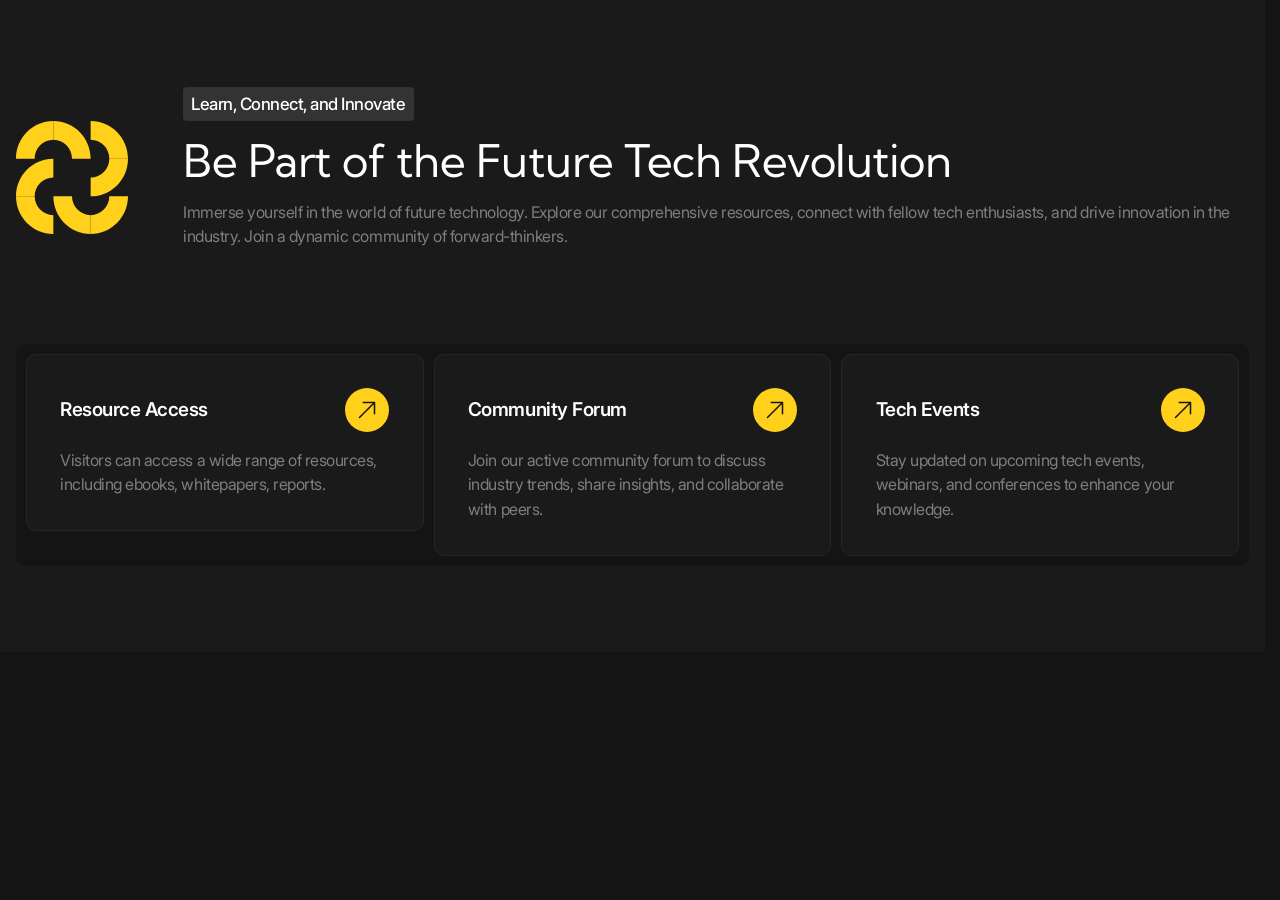
<file: index.html>
<!DOCTYPE html>
<html lang="en">
<head>
    <meta charset="UTF-8">
    <meta name="viewport" content="width=device-width, user-scalable=no, initial-scale=1.0, maximum-scale=1.0, minimum-scale=1.0">
    <title>Future Tech | Home</title>
    <link rel="stylesheet" href="./styles/main.css">
    <script src="./scripts/main.js" type="module" defer></script>
</head>
<body>
    <header class="header" data-js-header>
        <div class="header__promo">
            <div class="header__promo-inner container">
                <a href="/" class="header__promo-link">
                    <span class="icon icon--yellow-arrow">Subscribe to our Newsletter For New & latest Blogs and Resources</span>
                </a>
            </div>
        </div>
        <div class="header__body">
            <div class="header__body-inner container">
                <a 
                href="/" 
                class="header__logo logo"
                aria-label="Home"
                title="Home"
                >
                <img 
                src="./images/logo.svg" 
                alt="" 
                class="logo__image"
                width="179" height="50">
            </a>
            <div class="header__overlay" data-js-header-overlay>
                <nav class="header__menu">
                    <ul class="header__menu-list">
                        <li class="header__menu-item">
                            <a href="./index.html" class="header__menu-link is-active">Home</a>
                        </li>
                        <li class="header__menu-item">
                            <a href="./news.html" class="header__menu-link">News</a>
                        </li>
                        <li class="header__menu-item">
                            <a href="./podcasts.html" class="header__menu-link">Podcasts</a>
                        </li>
                        <li class="header__menu-item">
                            <a href="./resources.html" class="header__menu-link">Resources</a>
                        </li>
                    </ul>
                </nav>
                <a href="./contacts.html" class="header__contact-us-link button button--accent">Contact Us</a>
            </div>
            <button 
            class="header__burger-button burger-button visible-mobile"
            type="button"
            aria-label="Open menu"
            title="Open menu"
            data-js-header-burger-button>
                <span class="burger-button__line"></span>
                <span class="burger-button__line"></span>
                <span class="burger-button__line"></span>
            </button>
            </div>
        </div>
    </header>
    <main>
        <section class="hero" aria-labelledby="hero-title">
            <div class="hero__main container">
                <div class="hero__body">
                    <p class="hero__subtitle">Your Journey to Tomorrow Begins Here</p>
                    <h1 class="hero__title" id="hero-title">Explore the Frontiers of Artificial Intelligence</h1>
                    <div class="hero__description">
                        <p>Welcome to the epicenter of AI innovation. FutureTech AI News is your passport to a world where machines think, learn, and reshape the future. Join us on this visionary expedition into the heart of AI.</p>
                    </div>
                </div>
                <div class="hero__metrics metrics full-vw-line full-vw-line--top full-vw-line--left">
                    <dl class="metrics__list">
                        <div class="metrics__item">
                            <dt class="metrics__key">Resources available</dt>
                            <dd class="metrics__value h3">300<span class="metrics__sign">+</span></dd>
                        </div>
                         <div class="metrics__item">
                            <dt class="metrics__key">Total Downloads</dt>
                            <dd class="metrics__value h3">12k<span class="metrics__sign">+</span></dd>
                        </div>
                         <div class="metrics__item">
                            <dt class="metrics__key">Active Users</dt>
                            <dd class="metrics__value h3">10k<span class="metrics__sign">+</span></dd>
                        </div>
                    </dl>
                </div>
                <div class="hero__resources-preview resources-preview">
                    <div class="resources-preview__team team">
                        <img 
                        class="team__person"
                        src="./images/team/1.png" 
                        alt="" 
                        width="60" height="60" loading="lazy">
                        <img 
                        class="team__person"
                        src="./images/team/2.png" 
                        alt="" 
                        width="60" height="60" loading="lazy">
                        <img 
                        class="team__person"
                        src="./images/team/3.png" 
                        alt="" 
                        width="60" height="60" loading="lazy">
                        <img 
                        class="team__person"
                        src="./images/team/4.png" 
                        alt="" 
                        width="60" height="60" loading="lazy">
                    </div>
                    <div class="resources-preview__body">
                        <p class="resources-preview__title h5">Explore 1000+ resources</p>
                        <p class="resources-preview__subtitle">Over 1,000 articles on emerging tech trends and breakthroughs.</p>
                    </div>
                    <a href="" class="resources-preview__button button">
                        <span class="icon icon--yellow-arrow">Explore Resources</span>
                    </a>
                </div>
            </div>
            <div class="hero__advantages">
                <h2 class="visually-hidden">Our advantages</h2>
                <ul class="hero__advantages-list container">
                    <li class="hero__advantages-item">
                        <div class="advantage-card">
                            <img 
                            class="advantage-card__image"
                            src="./images/advantages/Icon-1.svg" 
                            alt="" 
                            width="50" height="50" loading="lazy"
                            >
                            <a href="/" class="advantage-card__link circle-icon">
                               <h3 class="advantage-card__title h6">Latest News Updates</h3>
                               <p class="advantage-card__subtitle">Stay Current</p> 
                            </a>
                            <p class="advantage-card__details">Over 1,000 articles published monthly</p>
                        </div>
                    </li>
                     <li class="hero__advantages-item">
                        <div class="advantage-card">
                            <img 
                            class="advantage-card__image"
                            src="./images/advantages/Icon-2.svg" 
                            alt="" 
                            width="50" height="50" loading="lazy"
                            >
                            <a href="/" class="advantage-card__link circle-icon">
                               <h3 class="advantage-card__title h6">Expert Contributors</h3>
                               <p class="advantage-card__subtitle">Trusted Insights</p> 
                            </a>
                            <p class="advantage-card__details">50+ renowned AI experts on our team</p>
                        </div>
                    </li>
                    <li class="hero__advantages-item">
                        <div class="advantage-card">
                            <img 
                            class="advantage-card__image"
                            src="./images/advantages/Icon-3.svg" 
                            alt="" 
                            width="50" height="50" loading="lazy"
                            >
                            <a href="/" class="advantage-card__link circle-icon">
                               <h3 class="advantage-card__title h6">Global Readership</h3>
                               <p class="advantage-card__subtitle">Worldwide Impact</p> 
                            </a>
                            <p class="advantage-card__details">2 million monthly readers</p>
                        </div>
                    </li>
                </ul>
            </div>
        </section>  
        <section class="section" aria-labelledby="features-title">
            <header class="section__header">
             <div class="section__header-inner container">
                <div class="section__header-info">
                    <p class="section__subtitle tag">Unlock the Power of</p>
                    <h2 class="section__title" id="features-title">FutureTech Features</h2>
                </div>
             </div>   
            </header>
            <div class="section__body">
                <ul class="list">
                    <li class="list__item">
                        <div class="card container">
                            <div class="card__preview">
                               <div class="card__preview-main">
                                <img 
                                class="card__preview-icon"
                                src="./images/features/1.svg" 
                                alt="" 
                                width="80" height="80" loading="lazy"
                                >
                                <div class="card__menu-info">
                                    <h3 class="card__preview-title">Future Technology Blog</h3>
                                    <div class="card__preview-description">
                                        <p>Stay informed with our blog section dedicated to future technology.</p>
                                    </div>
                                </div>
                               </div>
                                <div class="card__preview-extra"></div>
                            </div>
                            <div class="card__body">
                                <div class="card__grid card__grid--2-cols">
                                    <div class="card__cell tile">
                                        <h4 class="card__cell-title h5">Quantity</h4>
                                        <p class="card__cell-description">Over 1,000 articles on emerging tech trends and breakthroughs.</p>
                                    </div>
                                    <div class="card__cell tile">
                                        <h4 class="card__cell-title h5">Variety</h4>
                                        <p class="card__cell-description">Articles cover fields like AI, robotics, biotechnology, and more.</p>
                                    </div>
                                    <div class="card__cell tile">
                                        <h4 class="card__cell-title h5">Frequency</h4>
                                        <p class="card__cell-description">Fresh content added daily to keep you up to date.</p>
                                    </div>
                                    <div class="card__cell tile">
                                        <h4 class="card__cell-title h5">Authoritative</h4>
                                        <p class="card__cell-description">Written by our team of tech experts and industry professionals.</p>
                                    </div>
                                    
                                </div>
                            </div>
                        </div>
                    </li>
                     <li class="list__item">
                        <div class="card container">
                            <div class="card__preview">
                               <div class="card__preview-main">
                                <img 
                                class="card__preview-icon"
                                src="./images/features/2.svg" 
                                alt="" 
                                width="80" height="80" loading="lazy"
                                >
                                <div class="card__menu-info">
                                    <h3 class="card__preview-title">Research Insights Blogs</h3>
                                    <div class="card__preview-description">
                                        <p>Dive deep into future technology concepts with our research section.</p>
                                    </div>
                                </div>
                               </div>
                                <div class="card__preview-extra"></div>
                            </div>
                            <div class="card__body">
                                <div class="card__grid card__grid--2-cols">
                                    <div class="card__cell tile">
                                        <h4 class="card__cell-title h5">Depth</h4>
                                        <p class="card__cell-description">500+ research articles for in-depth understanding.</p>
                                    </div>
                                    <div class="card__cell tile">
                                        <h4 class="card__cell-title h5">Graphics</h4>
                                        <p class="card__cell-description">Visual aids and infographics to enhance comprehension.</p>
                                    </div>
                                    <div class="card__cell tile">
                                        <h4 class="card__cell-title h5">Trends</h4>
                                        <p class="card__cell-description">Explore emerging trends in future technology research.</p>
                                    </div>
                                    <div class="card__cell tile">
                                        <h4 class="card__cell-title h5">Contributors</h4>
                                        <p class="card__cell-description">Contributions from tech researchers and academics.</p>
                                    </div>
                                    
                                </div>
                            </div>
                        </div>
                    </li>
                </ul>
            </div>
        </section>   

        <section class="section" aria-labelledby="blog-title">
            <header class="section__header">
             <div class="section__header-inner container">
                <div class="section__header-info">
                    <p class="section__subtitle tag">A Knowledge Treasure Trove</p>
                    <h2 class="section__title" id="blog-title">Explore FutureTech's In-Depth Blog Posts</h2>
                </div>
                <a href="./blog.html" class="section__link button">
                    <span class="icon icon--yellow-arrow">View All Blogs</span>
                </a>
             </div>   
            </header>
            <div class="section__body tabs" data-js-tabs>
                <h3 class="visually-hidden" id="blog-category-title">Blog category</h3>
                <header class="tabs__header">
                    <div 
                    class="tabs__buttons container" 
                    role="tablist"
                    aria-labelledby="blog-category-title"
                    >
                        <button 
                        class="tabs__button is-active"
                        id="tab-1"
                        type="button"
                        role="tab"
                        aria-controls="tabpanel-1"
                        data-js-tabs-button
                        aria-selected="true"
                        >
                        All
                    </button>
                          <button 
                        class="tabs__button"
                        id="tab-2"
                        type="button"
                        role="tab"
                        aria-controls="tabpanel-2"
                        data-js-tabs-button
                        aria-selected="false"
                        tabindex="-1"
                        >
                        Quantum Computing
                    </button>
                          <button 
                        class="tabs__button"
                        id="tab-3"
                        type="button"
                        role="tab"
                        aria-controls="tabpanel-3"
                        data-js-tabs-button
                        aria-selected="false"
                        tabindex="-1"
                        >
                        AI Ethics
                    </button>
                          <button 
                        class="tabs__button"
                        id="tab-4"
                        type="button"
                        role="tab"
                        aria-controls="tabpanel-4"
                        data-js-tabs-button
                        aria-selected="false"
                        tabindex="-1"
                        >
                        Space Exploration
                    </button>
                          <button 
                        class="tabs__button"
                        id="tab-5"
                        type="button"
                        role="tab"
                        aria-controls="tabpanel-5"
                        data-js-tabs-button
                        aria-selected="false"
                        tabindex="-1"
                        >
                        Biotechnology
                    </button>
                          <button 
                        class="tabs__button"
                        id="tab-6"
                        type="button"
                        role="tab"
                        aria-controls="tabpanel-6"
                        data-js-tabs-button
                        aria-selected="false"
                        tabindex="-1"
                        >
                        Renewable Energy
                    </button>
                </div>
                </header>
                <div class="tabs__body">
                    <div 
                    class="tabs__content is-active" 
                    id="tabpanel-1"
                    aria-labelledby="tab-1"
                    tabindex="0"
                    data-js-tabs-content
                    >
                    <ul class="list">
                        <li class="list__item">
                            <article class="blog-card container">
                                <div class="blog-card__author person-card">
                                    <img 
                                    src="./images/blog/1.png" 
                                    alt="" 
                                    class="person-card__image"
                                    width="80" height="80" loading="lazy"
                                    >
                                    <div class="person-card__body">
                                        <p class="person-card__name">John Techson</p>
                                        <p class="person-card__department">Quantum Computing</p>
                                    </div>
                                </div>
                                <div class="blog-card__body">
                                    <time datetime="2023-10-15" class="blog-card__date h6">October 15, 2023</time>
                                    <div class="blog-card__info">
                                        <h4 class="blog-card__title">The Quantum Leap in Computing</h4>
                                        <div class="blog-card__description">
                                            <p>Explore the revolution in quantum computing, its applications, and its potential impact on various industries.</p>
                                        </div>
                                    </div>
                                    <div class="blog-card__actions actions">
                                      <ul class="blog-actions__list">
                                        <li class="blog-actions__item">
                                            <button 
                                            class="blog-actions__button is-active"
                                            type="button"
                                            aria-label="Dislike"
                                            title="Dislike"
                                            >
                                            <span class="blog-actions__icon-wrapper">
                                                <svg width="24" height="24" viewBox="0 0 24 24" fill="none" xmlns="http://www.w3.org/2000/svg">
                                                    <path d="M11.645 20.9107L11.6384 20.9071L11.6158 20.8949C11.5965 20.8844 11.5689 20.8693 11.5336 20.8496C11.4629 20.8101 11.3612 20.7524 11.233 20.6769C10.9765 20.5261 10.6132 20.3039 10.1785 20.015C9.31074 19.4381 8.15122 18.5901 6.9886 17.5063C4.68781 15.3615 2.25 12.1751 2.25 8.25C2.25 5.32194 4.7136 3 7.6875 3C9.43638 3 11.0023 3.79909 12 5.0516C12.9977 3.79909 14.5636 3 16.3125 3C19.2864 3 21.75 5.32194 21.75 8.25C21.75 12.1751 19.3122 15.3615 17.0114 17.5063C15.8488 18.5901 14.6893 19.4381 13.8215 20.015C13.3868 20.3039 13.0235 20.5261 12.767 20.6769C12.6388 20.7524 12.5371 20.8101 12.4664 20.8496C12.4311 20.8693 12.4035 20.8844 12.3842 20.8949L12.3616 20.9071L12.355 20.9107L12.3523 20.9121C12.1323 21.0289 11.8677 21.0289 11.6477 20.9121L11.645 20.9107Z" stroke="#666666" stroke-width="1.5" stroke-linejoin="round"/>
                                                        </svg>
                                            </span>
                                            <span>24.5k</span>
                                        </button>
                                        </li>
                                         <li class="blog-actions__item">
                                            <button 
                                            class="blog-actions__button"
                                            type="button"
                                            aria-label="Discuss"
                                            title="Discuss"
                                            >
                                            <span class="blog-actions__icon-wrapper">
                                                <svg width="24" height="24" viewBox="0 0 24 24" fill="none" xmlns="http://www.w3.org/2000/svg">
                                                    <path d="M8.48581 19.1888C9.54657 19.7083 10.7392 20 12 20C16.4183 20 20 16.4183 20 12C20 7.58172 16.4183 4 12 4C7.58172 4 4 7.58172 4 12C4 13.6401 4.49356 15.165 5.34026 16.4341M8.48581 19.1888L4 20L5.34026 16.4341M8.48581 19.1888L8.49231 19.1877M5.34026 16.4341L5.34154 16.4308" stroke="#666666" stroke-width="1.5" stroke-linecap="round" stroke-linejoin="round"/>
                                                        </svg>
                                            </span>
                                            <span>50</span>
                                        </button>
                                        </li>
                                         <li class="blog-actions__item">
                                            <button 
                                            class="blog-actions__button"
                                            type="button"
                                            aria-label="Share"
                                            title="Share"
                                            >
                                            <span class="blog-actions__icon-wrapper">
                                                <svg width="24" height="24" viewBox="0 0 24 24" fill="none" xmlns="http://www.w3.org/2000/svg">
                                                    <path d="M10.0384 13.9616L4.1719 11.2951C3.36454 10.9281 3.39898 9.7697 4.22673 9.45134L18.8999 3.80781C19.7087 3.49675 20.5033 4.29139 20.1922 5.10013L14.5487 19.7733C14.2303 20.6011 13.072 20.6355 12.705 19.8281L10.0384 13.9616ZM10.0384 13.9616L14.4231 9.57704" stroke="#666666" stroke-width="1.5" stroke-linecap="round" stroke-linejoin="round"/>
                                                        </svg>
                                            </span>
                                            <span>20</span>
                                        </button>
                                        </li>
                                              </ul> 
                                    </div>
                                </div>
                                <a href="/" class="blog-card__link button">
                                    <span class="icon icon--yellow-arrow">View Blog</span>
                                </a>
                            </article>
                        </li>
                        <li class="list__item">
                            <article class="blog-card container">
                                <div class="blog-card__author person-card">
                                    <img 
                                    src="./images/blog/2.png" 
                                    alt="" 
                                    class="person-card__image"
                                    width="80" height="80" loading="lazy"
                                    >
                                    <div class="person-card__body">
                                        <p class="person-card__name">Sarah Ethicist</p>
                                        <p class="person-card__department">AI Ethics</p>
                                    </div>
                                </div>
                                <div class="blog-card__body">
                                    <time datetime="2023-11-05" class="blog-card__date h6">November 5, 2023</time>
                                    <div class="blog-card__info">
                                        <h4 class="blog-card__title">The Ethical Dilemmas of AI</h4>
                                        <div class="blog-card__description">
                                            <p>A deep dive into ethical challenges posed by AI, including bias, privacy, and transparency.</p>
                                        </div>
                                    </div>
                                    <div class="blog-card__actions actions">
                                      <ul class="blog-actions__list">
                                        <li class="blog-actions__item">
                                            <button 
                                            class="blog-actions__button"
                                            type="button"
                                            aria-label="Like"
                                            title="Like"
                                            >
                                            <span class="blog-actions__icon-wrapper">
                                                <svg width="24" height="24" viewBox="0 0 24 24" fill="none" xmlns="http://www.w3.org/2000/svg">
                                                    <path d="M11.645 20.9107L11.6384 20.9071L11.6158 20.8949C11.5965 20.8844 11.5689 20.8693 11.5336 20.8496C11.4629 20.8101 11.3612 20.7524 11.233 20.6769C10.9765 20.5261 10.6132 20.3039 10.1785 20.015C9.31074 19.4381 8.15122 18.5901 6.9886 17.5063C4.68781 15.3615 2.25 12.1751 2.25 8.25C2.25 5.32194 4.7136 3 7.6875 3C9.43638 3 11.0023 3.79909 12 5.0516C12.9977 3.79909 14.5636 3 16.3125 3C19.2864 3 21.75 5.32194 21.75 8.25C21.75 12.1751 19.3122 15.3615 17.0114 17.5063C15.8488 18.5901 14.6893 19.4381 13.8215 20.015C13.3868 20.3039 13.0235 20.5261 12.767 20.6769C12.6388 20.7524 12.5371 20.8101 12.4664 20.8496C12.4311 20.8693 12.4035 20.8844 12.3842 20.8949L12.3616 20.9071L12.355 20.9107L12.3523 20.9121C12.1323 21.0289 11.8677 21.0289 11.6477 20.9121L11.645 20.9107Z" stroke="#666666" stroke-width="1.5" stroke-linejoin="round"/>
                                                        </svg>
                                            </span>
                                            <span>32k</span>
                                        </button>
                                        </li>
                                         <li class="blog-actions__item">
                                            <button 
                                            class="blog-actions__button"
                                            type="button"
                                            aria-label="Discuss"
                                            title="Discuss"
                                            >
                                            <span class="blog-actions__icon-wrapper">
                                                <svg width="24" height="24" viewBox="0 0 24 24" fill="none" xmlns="http://www.w3.org/2000/svg">
                                                    <path d="M8.48581 19.1888C9.54657 19.7083 10.7392 20 12 20C16.4183 20 20 16.4183 20 12C20 7.58172 16.4183 4 12 4C7.58172 4 4 7.58172 4 12C4 13.6401 4.49356 15.165 5.34026 16.4341M8.48581 19.1888L4 20L5.34026 16.4341M8.48581 19.1888L8.49231 19.1877M5.34026 16.4341L5.34154 16.4308" stroke="#666666" stroke-width="1.5" stroke-linecap="round" stroke-linejoin="round"/>
                                                        </svg>
                                            </span>
                                            <span>72</span>
                                        </button>
                                        </li>
                                         <li class="blog-actions__item">
                                            <button 
                                            class="blog-actions__button"
                                            type="button"
                                            aria-label="Share"
                                            title="Share"
                                            >
                                            <span class="blog-actions__icon-wrapper">
                                                <svg width="24" height="24" viewBox="0 0 24 24" fill="none" xmlns="http://www.w3.org/2000/svg">
                                                    <path d="M10.0384 13.9616L4.1719 11.2951C3.36454 10.9281 3.39898 9.7697 4.22673 9.45134L18.8999 3.80781C19.7087 3.49675 20.5033 4.29139 20.1922 5.10013L14.5487 19.7733C14.2303 20.6011 13.072 20.6355 12.705 19.8281L10.0384 13.9616ZM10.0384 13.9616L14.4231 9.57704" stroke="#666666" stroke-width="1.5" stroke-linecap="round" stroke-linejoin="round"/>
                                                        </svg>
                                            </span>
                                            <span>18</span>
                                        </button>
                                        </li>
                                              </ul> 
                                    </div>
                                </div>
                                <a href="/" class="blog-card__link button">
                                    <span class="icon icon--yellow-arrow">View Blog</span>
                                </a>
                            </article>
                        </li>
                        <li class="list__item">
                            <article class="blog-card container">
                                <div class="blog-card__author person-card">
                                    <img 
                                    src="./images/blog/3.png" 
                                    alt="" 
                                    class="person-card__image"
                                    width="80" height="80" loading="lazy"
                                    >
                                    <div class="person-card__body">
                                        <p class="person-card__name">Astronomer X</p>
                                        <p class="person-card__department">Space Exploration</p>
                                    </div>
                                </div>
                                <div class="blog-card__body">
                                    <time datetime="2023-12-10" class="blog-card__date h6">December 10, 2023</time>
                                    <div class="blog-card__info">
                                        <h4 class="blog-card__title">The Mars Colonization Challenge</h4>
                                        <div class="blog-card__description">
                                            <p>Exploring the technical and logistical challenges of human colonization on Mars.</p>
                                        </div>
                                    </div>
                                    <div class="blog-card__actions actions">
                                      <ul class="blog-actions__list">
                                        <li class="blog-actions__item">
                                            <button 
                                            class="blog-actions__button"
                                            type="button"
                                            aria-label="Like"
                                            title="Like"
                                            >
                                            <span class="blog-actions__icon-wrapper">
                                                <svg width="24" height="24" viewBox="0 0 24 24" fill="none" xmlns="http://www.w3.org/2000/svg">
                                                    <path d="M11.645 20.9107L11.6384 20.9071L11.6158 20.8949C11.5965 20.8844 11.5689 20.8693 11.5336 20.8496C11.4629 20.8101 11.3612 20.7524 11.233 20.6769C10.9765 20.5261 10.6132 20.3039 10.1785 20.015C9.31074 19.4381 8.15122 18.5901 6.9886 17.5063C4.68781 15.3615 2.25 12.1751 2.25 8.25C2.25 5.32194 4.7136 3 7.6875 3C9.43638 3 11.0023 3.79909 12 5.0516C12.9977 3.79909 14.5636 3 16.3125 3C19.2864 3 21.75 5.32194 21.75 8.25C21.75 12.1751 19.3122 15.3615 17.0114 17.5063C15.8488 18.5901 14.6893 19.4381 13.8215 20.015C13.3868 20.3039 13.0235 20.5261 12.767 20.6769C12.6388 20.7524 12.5371 20.8101 12.4664 20.8496C12.4311 20.8693 12.4035 20.8844 12.3842 20.8949L12.3616 20.9071L12.355 20.9107L12.3523 20.9121C12.1323 21.0289 11.8677 21.0289 11.6477 20.9121L11.645 20.9107Z" stroke="#666666" stroke-width="1.5" stroke-linejoin="round"/>
                                                        </svg>
                                            </span>
                                            <span>20k</span>
                                        </button>
                                        </li>
                                         <li class="blog-actions__item">
                                            <button 
                                            class="blog-actions__button"
                                            type="button"
                                            aria-label="Discuss"
                                            title="Discuss"
                                            >
                                            <span class="blog-actions__icon-wrapper">
                                                <svg width="24" height="24" viewBox="0 0 24 24" fill="none" xmlns="http://www.w3.org/2000/svg">
                                                    <path d="M8.48581 19.1888C9.54657 19.7083 10.7392 20 12 20C16.4183 20 20 16.4183 20 12C20 7.58172 16.4183 4 12 4C7.58172 4 4 7.58172 4 12C4 13.6401 4.49356 15.165 5.34026 16.4341M8.48581 19.1888L4 20L5.34026 16.4341M8.48581 19.1888L8.49231 19.1877M5.34026 16.4341L5.34154 16.4308" stroke="#666666" stroke-width="1.5" stroke-linecap="round" stroke-linejoin="round"/>
                                                        </svg>
                                            </span>
                                            <span>31</span>
                                        </button>
                                        </li>
                                         <li class="blog-actions__item">
                                            <button 
                                            class="blog-actions__button"
                                            type="button"
                                            aria-label="Share"
                                            title="Share"
                                            >
                                            <span class="blog-actions__icon-wrapper">
                                                <svg width="24" height="24" viewBox="0 0 24 24" fill="none" xmlns="http://www.w3.org/2000/svg">
                                                    <path d="M10.0384 13.9616L4.1719 11.2951C3.36454 10.9281 3.39898 9.7697 4.22673 9.45134L18.8999 3.80781C19.7087 3.49675 20.5033 4.29139 20.1922 5.10013L14.5487 19.7733C14.2303 20.6011 13.072 20.6355 12.705 19.8281L10.0384 13.9616ZM10.0384 13.9616L14.4231 9.57704" stroke="#666666" stroke-width="1.5" stroke-linecap="round" stroke-linejoin="round"/>
                                                        </svg>
                                            </span>
                                            <span>12</span>
                                        </button>
                                        </li>
                                              </ul> 
                                    </div>
                                </div>
                                <a href="/" class="blog-card__link button">
                                    <span class="icon icon--yellow-arrow">View Blog</span>
                                </a>
                            </article>
                        </li>
                    </ul>
                </div>
                 <div 
                    class="tabs__content" 
                    id="tabpanel-2"
                    aria-labelledby="tab-2"
                    tabindex="0"
                    data-js-tabs-content
                    >
                        Lorem ipsum, dolor sit amet consectetur adipisicing elit. Ducimus quis perspiciatis natus, incidunt odio itaque illum obcaecati, laudantium iure magni unde enim expedita nobis, accusantium dolor! Quia dolore voluptatum iure.
                </div>
                 <div 
                    class="tabs__content" 
                    id="tabpanel-3"
                    aria-labelledby="tab-3"
                    tabindex="0"
                    data-js-tabs-content
                    >
                        Lorem ipsum, dolor sit amet consectetur adipisicing elit. Ducimus quis perspiciatis natus, incidunt odio itaque illum obcaecati, laudantium iure magni unde enim expedita nobis, accusantium dolor! Quia dolore voluptatum iure.
                </div>
                 <div 
                    class="tabs__content" 
                    id="tabpanel-4"
                    aria-labelledby="tab-4"
                    tabindex="0"
                    data-js-tabs-content
                    >
                        Lorem ipsum, dolor sit amet consectetur adipisicing elit. Ducimus quis perspiciatis natus, incidunt odio itaque illum obcaecati, laudantium iure magni unde enim expedita nobis, accusantium dolor! Quia dolore voluptatum iure.
                </div>
                 <div 
                    class="tabs__content" 
                    id="tabpanel-5"
                    aria-labelledby="tab-5"
                    tabindex="0"
                    data-js-tabs-content
                    >
                        Lorem ipsum, dolor sit amet consectetur adipisicing elit. Ducimus quis perspiciatis natus, incidunt odio itaque illum obcaecati, laudantium iure magni unde enim expedita nobis, accusantium dolor! Quia dolore voluptatum iure.
                </div>
                 <div 
                    class="tabs__content" 
                    id="tabpanel-6"
                    aria-labelledby="tab-6"
                    tabindex="0"
                    data-js-tabs-content
                    >
                        Lorem ipsum, dolor sit amet consectetur adipisicing elit. Ducimus quis perspiciatis natus, incidunt odio itaque illum obcaecati, laudantium iure magni unde enim expedita nobis, accusantium dolor! Quia dolore voluptatum iure.
                </div>
                </div>
            </div>
        </section>   

        <section class="section" aria-labelledby="resources-title">
            <header class="section__header">
             <div class="section__header-inner container">
                <div class="section__header-info">
                    <p class="section__subtitle tag">Your Gateway to In-Depth Information</p>
                    <h2 class="section__title" id="resources-title">Unlock Valuable Knowledge with FutureTech's Resources</h2>
                </div>
                <a href="/" class="section__link button">
                    <span class="icon icon--yellow-arrow">View All Resources</span>
                </a>
             </div>   
            </header>
            <div class="section__body">
                <ul class="list">
                    <li class="list__item">
                         <div class="card container">
                            <div class="card__preview">
                               <div class="card__preview-main">
                                <img 
                                class="card__preview-icon"
                                src="./images/resources/Icon-1.svg" 
                                alt="" 
                                width="80" height="80" loading="lazy"
                                >
                                <div class="card__preview-info">
                                    <h3 class="card__preview-title">Ebooks</h3>
                                    <div class="card__preview-description">
                                        <p>Explore our collection of ebooks covering a wide spectrum of future technology topics.</p>
                                    </div>
                                </div>
                                <a href="/" class="card__preview-link button button--dark-gray">
                                    <span class="icon icon--yellow-arrow">Download Ebooks Now</span>
                                </a>
                               </div>
                               <div class="card__preview-extra">
                                <div class="download-info tile">
                                    <div class="download-info__body">
                                        <p class="download-info__title">Downloaded By</p>
                                        <p class="download-info__subtitle h5">10k + Users</p>
                                    </div>
                                    <div class="download-info__team team">
                        <img 
                        class="team__person"
                        src="./images/team/1.png" 
                        alt="" 
                        width="50" height="50" loading="lazy">
                        <img 
                        class="team__person"
                        src="./images/team/2.png" 
                        alt="" 
                        width="50" height="50" loading="lazy">
                        <img 
                        class="team__person"
                        src="./images/team/3.png" 
                        alt="" 
                        width="50" height="50" loading="lazy">
                        <img 
                        class="team__person"
                        src="./images/team/4.png" 
                        alt="" 
                        width="50" height="50" loading="lazy">
                                    </div>
                                </div>
                               </div>
                            </div>
                            <div class="card__body">
                                <div class="card__grid card__grid--2-cols-alt">
                                 <div class="card__cell">
                                    <h3 class="card__cell-title h5">Variety of Topics</h3>
                                 </div>
                                 <div class="card__cell">
                                    <p class="card__cell-description">Topics include AI in education (25%), renewable energy (20%), healthcare (15%), space exploration (25%), and biotechnology (15%).</p>
                                 </div>
                                 <div class="card__cell card__cell--wide">
                                    <img 
                                    class="card__cell-image"
                                    src="./images/resources/details-1.jpg"
                                    alt="" 
                                    width="917" height="332" loading="lazy"
                                    >
                                 </div>
                                 <div class="card__cell tile">
                                    <h4 class="card__cell-subtitle">Total Ebooks</h4>
                                    <p class="card__cell-description h6">Over 100 ebooks</p>
                                 </div>
                                 <div class="card__cell tile">
                                    <h4 class="card__cell-subtitle">Download Formats</h4>
                                    <p class="card__cell-description h6">PDF format for access.</p>
                                    <a href="/" class="card__cell-link button">
                                        <span class="icon icon--yellow-eye">Preview</span>
                                    </a>
                                 </div>
                                 <div class="card__cell tile card__cell--wide">
                                    <h4 class="card__cell-subtitle">Average Author Expertise</h4>
                                    <p class="card__cell-description h6">Ebooks are authored by renowned experts with an average of 15 years of experience</p>
                                 </div>
                                </div>
                            </div>
                        </div>
                    </li>
                    <li class="list__item">
                         <div class="card container">
                            <div class="card__preview">
                               <div class="card__preview-main">
                                <img 
                                class="card__preview-icon"
                                src="./images/resources/Icon-2.svg" 
                                alt="" 
                                width="80" height="80" loading="lazy"
                                >
                                <div class="card__preview-info">
                                    <h3 class="card__preview-title">Whitepapers</h3>
                                    <div class="card__preview-description">
                                        <p>EDive into comprehensive reports and analyses with our collection of whitepapers. </p>
                                    </div>
                                </div>
                                <a href="/" class="card__preview-link button button--dark-gray">
                                    <span class="icon icon--yellow-arrow">Download Whitepapers Now</span>
                                </a>
                               </div>
                               <div class="card__preview-extra">
                                <div class="download-info tile">
                                    <div class="download-info__body">
                                        <p class="download-info__title">Downloaded By</p>
                                        <p class="download-info__subtitle h5">10k + Users</p>
                                    </div>
                                    <div class="download-info__team team">
                        <img 
                        class="team__person"
                        src="./images/team/1.png" 
                        alt="" 
                        width="50" height="50" loading="lazy">
                        <img 
                        class="team__person"
                        src="./images/team/2.png" 
                        alt="" 
                        width="50" height="50" loading="lazy">
                        <img 
                        class="team__person"
                        src="./images/team/3.png" 
                        alt="" 
                        width="50" height="50" loading="lazy">
                        <img 
                        class="team__person"
                        src="./images/team/4.png" 
                        alt="" 
                        width="50" height="50" loading="lazy">
                                    </div>
                                </div>
                               </div>
                             </div>
                             <div class="card__body">
                                 <div class="card__grid card__grid--2-cols-alt">
                                  <div class="card__cell">
                                     <h3 class="card__cell-title h5">Topics Coverage</h3>
                                  </div>
                                  <div class="card__cell">
                                     <p class="card__cell-description">Whitepapers cover quantum computing (20%), AI ethics (15%), space mining prospects (20%), AI in healthcare (15%), and renewable energy strategies (30%).</p>
                                  </div>
                                  <div class="card__cell card__cell--wide">
                                     <img 
                                     class="card__cell-image"
                                     src="./images/resources/details-2.jpg"
                                     alt="" 
                                     width="917" height="332" loading="lazy"
                                     >
                                  </div>
                                  <div class="card__cell tile">
                                     <h4 class="card__cell-subtitle">Total Whitepapers</h4>
                                     <p class="card__cell-description h6">Over 50 whitepapers</p>
                                  </div>
                                  <div class="card__cell tile">
                                     <h4 class="card__cell-subtitle">Download Formats</h4>
                                     <p class="card__cell-description h6">PDF format for access.</p>
                                     <a href="/" class="card__cell-link button">
                                         <span class="icon icon--yellow-eye">Preview</span>
                                     </a>
                                  </div>
                                  <div class="card__cell tile card__cell--wide">
                                     <h4 class="card__cell-subtitle">Average Author Expertise</h4>
                                     <p class="card__cell-description h6">Whitepapers are authored by subject matter experts with an average of 20 years of experience.
                             </div>
                            </p>
                                  </div>
                                 </div>
                             </div>
                            </div>
                        </div>
                    </li>
                </ul>
            </div>
        </section>   

        <section class="section" aria-labelledby="reviews-title">
      <header class="section__header">
        <div class="section__header-inner container">
          <div class="section__header-info">
            <p class="section__subtitle tag">What Our Readers Say</p>
            <h2 class="section__title" id="reviews-title">Real Words from Real Readers</h2>
          </div>
          <div class="section__actions">
            <a class="section__link button" href="/">
              <span class="icon icon--yellow-arrow">View All Testimonials</span>
            </a>
          </div>
        </div>
      </header>
      <div class="section__body">
        <ul class="bordered-grid bordered-grid--3-cols container">
          <li class="bordered-grid__item">
            <div class="review-card">
              <div class="review-card__author person-card">
                <img
                  class="person-card__image"
                  src="./images/reviews/1.jpg"
                  alt=""
                  width="60" height="60" loading="lazy"
                />
                <div class="person-card__body">
                  <p class="person-card__name">Sarah Thompson</p>
                  <p class="person-card__department">San Francisco, USA</p>
                </div>
              </div>
              <div class="review-card__body tile">
                <div
                  class="review-card__rating-view rating-view"
                  aria-label="Rating 5 star"
                  title="Rating 5 star"
                >
                  <div class="rating-view__star is-active"></div>
                  <div class="rating-view__star is-active"></div>
                  <div class="rating-view__star is-active"></div>
                  <div class="rating-view__star is-active"></div>
                  <div class="rating-view__star is-active"></div>
                </div>
                <blockquote class="review-card__description">
                  <p>The ebooks on AI in education have been a game-changer for my research. They provide in-depth insights and case studies that are invaluable for staying updated.</p>
                </blockquote>
              </div>
            </div>
          </li>
          <li class="bordered-grid__item">
            <div class="review-card">
              <div class="review-card__author person-card">
                <img
                  class="person-card__image"
                  src="./images/reviews/2.jpg"
                  alt=""
                  width="60" height="60" loading="lazy"
                />
                <div class="person-card__body">
                  <p class="person-card__name">Raj Patel</p>
                  <p class="person-card__department">Mumbai, India</p>
                </div>
              </div>
              <div class="review-card__body tile">
                <div
                  class="review-card__rating-view rating-view"
                  aria-label="Rating 5 star"
                  title="Rating 5 star"
                >
                  <div class="rating-view__star is-active"></div>
                  <div class="rating-view__star is-active"></div>
                  <div class="rating-view__star is-active"></div>
                  <div class="rating-view__star is-active"></div>
                  <div class="rating-view__star is-active"></div>
                </div>
                <blockquote class="review-card__description">
                  <p>The whitepapers on renewable energy strategies have greatly influenced my work. They offer detailed data and analysis, helping me make informed decisions.</p>
                </blockquote>
              </div>
            </div>
          </li>
          <li class="bordered-grid__item">
            <div class="review-card">
              <div class="review-card__author person-card">
                <img
                  class="person-card__image"
                  src="./images/reviews/3.jpg"
                  alt=""
                  width="60" height="60" loading="lazy"
                />
                <div class="person-card__body">
                  <p class="person-card__name">Emily Adams</p>
                  <p class="person-card__department">London, UK</p>
                </div>
              </div>
              <div class="review-card__body tile">
                <div
                  class="review-card__rating-view rating-view"
                  aria-label="Rating 5 star"
                  title="Rating 5 star"
                >
                  <div class="rating-view__star is-active"></div>
                  <div class="rating-view__star is-active"></div>
                  <div class="rating-view__star is-active"></div>
                  <div class="rating-view__star is-active"></div>
                  <div class="rating-view__star is-active"></div>
                </div>
                <blockquote class="review-card__description">
                  <p>The AI in healthcare reports have been an essential resource for our hospital. They highlight the latest innovations and best practices, improving patient care.</p>
                </blockquote>
              </div>
            </div>
          </li>
          <li class="bordered-grid__item">
            <div class="review-card">
              <div class="review-card__author person-card">
                <img
                  class="person-card__image"
                  src="./images/reviews/4.jpg"
                  alt=""
                  width="60" height="60" loading="lazy"
                />
                <div class="person-card__body">
                  <p class="person-card__name">Alan Jackson</p>
                  <p class="person-card__department">Houston, USA</p>
                </div>
              </div>
              <div class="review-card__body tile">
                <div
                  class="review-card__rating-view rating-view"
                  aria-label="Rating 5 star"
                  title="Rating 5 star"
                >
                  <div class="rating-view__star is-active"></div>
                  <div class="rating-view__star is-active"></div>
                  <div class="rating-view__star is-active"></div>
                  <div class="rating-view__star is-active"></div>
                  <div class="rating-view__star is-active"></div>
                </div>
                <blockquote class="review-card__description">
                  <p>The reports on space mining prospects have fueled my passion for space exploration. They provide a comprehensive view of what lies beyond Earth.</p>
                </blockquote>
              </div>
            </div>
          </li>
          <li class="bordered-grid__item">
            <div class="review-card">
              <div class="review-card__author person-card">
                <img
                  class="person-card__image"
                  src="./images/reviews/5.jpg"
                  alt=""
                  width="60" height="60" loading="lazy"
                />
                <div class="person-card__body">
                  <p class="person-card__name">Jessica Miller</p>
                  <p class="person-card__department">Boston, USA</p>
                </div>
              </div>
              <div class="review-card__body tile">
                <div
                  class="review-card__rating-view rating-view"
                  aria-label="Rating 5 star"
                  title="Rating 5 star"
                >
                  <div class="rating-view__star is-active"></div>
                  <div class="rating-view__star is-active"></div>
                  <div class="rating-view__star is-active"></div>
                  <div class="rating-view__star is-active"></div>
                  <div class="rating-view__star is-active"></div>
                </div>
                <blockquote class="review-card__description">
                  <p>The research papers on genomic breakthroughs have been a goldmine of information. They've shaped the direction of my research in genomics.</p>
                </blockquote>
              </div>
            </div>
          </li>
          <li class="bordered-grid__item">
            <div class="review-card">
              <div class="review-card__author person-card">
                <img
                  class="person-card__image"
                  src="./images/reviews/6.jpg"
                  alt=""
                  width="60" height="60" loading="lazy"
                />
                <div class="person-card__body">
                  <p class="person-card__name">Diego Lopez</p>
                  <p class="person-card__department">Barcelona, Spain</p>
                </div>
              </div>
              <div class="review-card__body tile">
                <div
                  class="review-card__rating-view rating-view"
                  aria-label="Rating 5 star"
                  title="Rating 5 star"
                >
                  <div class="rating-view__star is-active"></div>
                  <div class="rating-view__star is-active"></div>
                  <div class="rating-view__star is-active"></div>
                  <div class="rating-view__star is-active"></div>
                  <div class="rating-view__star is-active"></div>
                </div>
                <blockquote class="review-card__description">
                  <p>The ebooks on renewable energy strategies have given me the insights I needed to pivot our startup toward sustainability.</p>
                </blockquote>
              </div>
            </div>
          </li>
        </ul>
      </div>
    </section>

    <section class="about" aria-labelledby="about-title">
        <div class="about__inner container">
            <header class="about__header">
                <img 
                class="about__icon"
                src="./images/about/logo.svg" 
                alt=""
                width="150" height="150" loading="lazy" 
                >
                <div class="about__info">

                    <p class="about__subtitle tag">Learn, Connect, and Innovate</p>
                    <h2 class="about__title" id="about-title">Be Part of the Future Tech Revolution</h2>
                    <div class="about__description">
                        <p>Immerse yourself in the world of future technology. Explore our comprehensive resources, connect with fellow tech enthusiasts, and drive innovation in the industry. Join a dynamic community of forward-thinkers.</p>
                    </div>
                </div>
            </header>
            <ul class="about__list">
                <li class="about__item">
                    <a href="" class="about-card tile">
                        <h3 class="about-card__title circle-icon">Resource Access</h3>
                        <div class="about-card__description">
                            <p>Visitors can access a wide range of resources, including ebooks, whitepapers, reports.</p>
                        </div>
                    </a>
                </li>
                <li class="about__item">
                    <a href="" class="about-card tile">
                        <h3 class="about-card__title circle-icon">Community Forum</h3>
                        <div class="about-card__description">
                            <p>Join our active community forum to discuss industry trends, share insights, and collaborate with peers.</p>
                        </div>
                    </a>
                </li>
                <li class="about__item">
                    <a href="" class="about-card tile">
                        <h3 class="about-card__title circle-icon">Tech Events</h3>
                        <div class="about-card__description">
                            <p>Stay updated on upcoming tech events, webinars, and conferences to enhance your knowledge.</p>
                        </div>
                    </a>
                </li>
            </ul>
        </div>   
    </section>
    </main>

    <footer class="footer">
        <div class="footer__inner container">
            <div class="footer__body">
                <nav class="footer__menu">
                    <div class="footer__menu-column">
                        <a href="/" class="footer__menu-main-link h6">Home</a>
                        <ul class="footer__menu-list">
                            <li class="footer__menu-item">
                                <a href="/" class="footer__menu-link">Features</a>
                            </li>
                            <li class="footer__menu-item">
                                <a href="/" class="footer__menu-link">Blogs</a>
                            </li>
                            <li class="footer__menu-item">
                                <a href="/" class="footer__menu-link">Resources</a>
                                <span class="badge">New</span>
                            </li>
                            <li class="footer__menu-item">
                                <a href="/" class="footer__menu-link">Testimonials</a>
                            </li>
                            <li class="footer__menu-item">
                                <a href="/" class="footer__menu-link">Contact Us</a>
                            </li>
                            <li class="footer__menu-item">
                                <a href="/" class="footer__menu-link">Newsletter</a>
                            </li>
                        </ul>
                    </div>
                    <div class="footer__menu-column">
                        <a href="/" class="footer__menu-main-link h6">News</a>
                        <ul class="footer__menu-list">
                            <li class="footer__menu-item">
                                <a href="/" class="footer__menu-link">Trending Stories</a>
                            </li>
                            <li class="footer__menu-item">
                                <a href="/" class="footer__menu-link">Featured Videos</a>
                            </li>
                            <li class="footer__menu-item">
                                <a href="/" class="footer__menu-link">Technology</a>
                            </li>
                            <li class="footer__menu-item">
                                <a href="/" class="footer__menu-link">Health</a>
                            </li>
                            <li class="footer__menu-item">
                                <a href="/" class="footer__menu-link">Politics</a>
                            </li>
                            <li class="footer__menu-item">
                                <a href="/" class="footer__menu-link">Environment</a>
                            </li>
                        </ul>
                    </div>
                    <div class="footer__menu-column">
                        <a href="/" class="footer__menu-main-link h6">Blogs</a>
                        <ul class="footer__menu-list">
                            <li class="footer__menu-item">
                                <a href="/" class="footer__menu-link">Quantum Computing</a>
                            </li>
                            <li class="footer__menu-item">
                                <a href="/" class="footer__menu-link">AI Ethics</a>
                            </li>
                            <li class="footer__menu-item">
                                <a href="/" class="footer__menu-link">Space Exploration</a>
                            </li>
                            <li class="footer__menu-item">
                                <a href="/" class="footer__menu-link">Biotechnology</a>
                                 <span class="badge">New</span>
                            </li>
                            <li class="footer__menu-item">
                                <a href="/" class="footer__menu-link">Renewable Energy</a>
                            </li>
                            <li class="footer__menu-item">
                                <a href="/" class="footer__menu-link">Biohacking</a>
                            </li>
                        </ul>
                    </div>
                    <div class="footer__menu-column">
                        <a href="/" class="footer__menu-main-link h6">Podcasts</a>
                        <ul class="footer__menu-list">
                            <li class="footer__menu-item">
                                <a href="/" class="footer__menu-link">AI Revolution</a>
                            </li>
                            <li class="footer__menu-item">
                                <a href="/" class="footer__menu-link">AI Revolution</a>
                                <span class="badge">New</span>
                            </li>
                            <li class="footer__menu-item">
                                <a href="/" class="footer__menu-link">TechTalk AI</a>
                            </li>
                            <li class="footer__menu-item">
                                <a href="/" class="footer__menu-link">AI Conversations</a>
                            </li>
                        </ul>
                    </div>
                    <div class="footer__menu-column">
                        <a href="/" class="footer__menu-main-link h6">Resources</a>
                        <ul class="footer__menu-list">
                            <li class="footer__menu-item">
                                <a href="/" class="footer__menu-link button"><span class="icon icon--yellow-arrow">Whitepapers</span>
                                </a>
                            </li>
                            <li class="footer__menu-item">
                                <a href="/" class="footer__menu-link button"><span class="icon icon--yellow-arrow">Ebooks</span></a>
                            </li>
                            <li class="footer__menu-item">
                                <a href="/" class="footer__menu-link button"><span class="icon icon--yellow-arrow">Reports</span></a>
                            </li>
                            <li class="footer__menu-item">
                                <a href="/" class="footer__menu-link button"><span class="icon icon--yellow-arrow">Research Papers</span></a>
                            </li>
                        </ul>
                    </div>
                </nav>
            </div>
            <div class="footer__extra">
                <div class="footer__extra-menu">
                    <ul class="footer__extra-menu-list">
                        <li class="footer__extra-menu-item">
                            <a href="/" class="footer__extra-menu-link">Terms & Conditions</a>
                        </li>
                        <li class="footer__extra-menu-item">
                            <a href="/" class="footer__extra-menu-link">Privacy Policy</a>
                        </li>
                    </ul>
                </div>
                <div class="footer__soc1als soc1als">
                    <ul class="soc1als__list">
                        <li class="soc1als__item">
                            <a 
                            href="/" 
                            class="soc1als__link 
                            target="_blank"
                            aria-label="Twitter"
                            title="Twitter">
                        <svg width="23" height="20" viewBox="0 0 23 20" fill="none" xmlns="http://www.w3.org/2000/svg">
<path d="M20.457 4.78075C20.4663 4.99195 20.4663 5.19356 20.4663 5.40476C20.4755 11.808 15.7711 19.2 7.16783 19.2C4.63038 19.2 2.13924 18.4416 0 17.0208C0.370431 17.0688 0.740861 17.088 1.11129 17.088C3.21349 17.088 5.26011 16.3584 6.91779 15.0048C4.91746 14.9664 3.15792 13.6128 2.54671 11.6352C3.25053 11.7792 3.97287 11.7504 4.65816 11.5488C2.48188 11.1072 0.916816 9.11997 0.907555 6.80636C0.907555 6.78716 0.907555 6.76796 0.907555 6.74876C1.55581 7.12316 2.28741 7.33436 3.02827 7.35356C0.981641 5.93276 0.342648 3.10075 1.58359 0.883141C3.96361 3.91675 7.46418 5.75036 11.224 5.95196C10.8444 4.27195 11.363 2.50555 12.5761 1.31514C14.4561 -0.518463 17.4195 -0.422463 19.1976 1.52634C20.244 1.31514 21.2535 0.911941 22.1703 0.34554C21.8184 1.46874 21.0868 2.41915 20.1144 3.02395C21.0405 2.90875 21.948 2.64955 22.8 2.26555C22.1703 3.24475 21.3738 4.08955 20.457 4.78075Z" fill="white"/>
</svg>
                        </a>
                        </li>
                           <li class="soc1als__item">
                            <a 
                            href="/" 
                            class="soc1als__link 
                            target="_blank"
                            aria-label="Medium"
                            title="Medium">
                        <svg width="24" height="14" viewBox="0 0 24 14" fill="none" xmlns="http://www.w3.org/2000/svg">
<path d="M13.5374 6.8277C13.5374 10.5984 10.5069 13.6552 6.76883 13.6552C3.03073 13.6552 0 10.5977 0 6.8277C0 3.05767 3.0305 0 6.76883 0C10.5072 0 13.5374 3.05698 13.5374 6.8277Z" fill="white"/>
<path d="M20.9627 6.82814C20.9627 10.3775 19.4474 13.2559 17.5783 13.2559C15.7091 13.2559 14.1938 10.3775 14.1938 6.82814C14.1938 3.27883 15.7089 0.400391 17.578 0.400391C19.4472 0.400391 20.9625 3.2779 20.9625 6.82814" fill="white"/>
<path d="M24 6.82759C24 10.0069 23.4672 12.5858 22.8097 12.5858C22.1522 12.5858 21.6196 10.0076 21.6196 6.82759C21.6196 3.64758 22.1525 1.06934 22.8097 1.06934C23.467 1.06934 24 3.64735 24 6.82759Z" fill="white"/>
</svg>
                        </a>
                        </li>
                        <li class="soc1als__item">
                            <a 
                            href="/" 
                            class="soc1als__link 
                            target="_blank"
                            aria-label="LinkedIn"
                            title="LinkedIn">
                        <svg width="21" height="21" viewBox="0 0 21 21" fill="none" xmlns="http://www.w3.org/2000/svg">
<path d="M19.2646 0H1.53544C1.12822 0 0.737673 0.16177 0.449722 0.449722C0.16177 0.737673 0 1.12822 0 1.53544V19.2646C0 19.6718 0.16177 20.0623 0.449722 20.3503C0.737673 20.6382 1.12822 20.8 1.53544 20.8H19.2646C19.6718 20.8 20.0623 20.6382 20.3503 20.3503C20.6382 20.0623 20.8 19.6718 20.8 19.2646V1.53544C20.8 1.12822 20.6382 0.737673 20.3503 0.449722C20.0623 0.16177 19.6718 0 19.2646 0ZM6.19956 17.719H3.07233V7.78556H6.19956V17.719ZM4.63378 6.409C4.27905 6.407 3.93286 6.29997 3.6389 6.10141C3.34495 5.90285 3.11639 5.62166 2.98209 5.29333C2.84779 4.965 2.81376 4.60425 2.88429 4.25659C2.95483 3.90894 3.12676 3.58997 3.3784 3.33994C3.63004 3.08991 3.95011 2.92003 4.2982 2.85173C4.6463 2.78343 5.00683 2.81978 5.33429 2.95619C5.66175 3.09259 5.94147 3.32294 6.13814 3.61817C6.33481 3.9134 6.43961 4.26027 6.43933 4.615C6.44268 4.8525 6.39818 5.08823 6.30848 5.30816C6.21878 5.52809 6.08572 5.72771 5.91723 5.89512C5.74874 6.06254 5.54827 6.19431 5.32777 6.2826C5.10727 6.37088 4.87125 6.41387 4.63378 6.409ZM17.7262 17.7277H14.6004V12.3009C14.6004 10.7004 13.9201 10.2064 13.0419 10.2064C12.1146 10.2064 11.2046 10.9056 11.2046 12.3413V17.7277H8.07733V7.79278H11.0847V9.16933H11.1251C11.427 8.55833 12.4843 7.514 14.0978 7.514C15.8427 7.514 17.7277 8.54967 17.7277 11.583L17.7262 17.7277Z" fill="white"/>
</svg>
                        </a>
                        </li>
                    </ul>
                </div>
                <p class="footer__copyright">© <time datetime="2024">2024</time> FutureTech. All rights reserved.</p>
            </div>
        </div>
    </footer>
</body>
</html>
</file>
<file: styles/main.css>
@charset "UTF-8";
/**
  Нормализация блочной модели
 */
*,
::before,
::after {
  box-sizing: border-box;
}

/**
  Убираем внутренние отступы слева тегам списков,
  у которых есть атрибут class
 */
:where(ul, ol):where([class]) {
  padding-left: 0;
}

/**
  Убираем внешние отступы body и двум другим тегам,
  у которых есть атрибут class
 */
body,
:where(blockquote, figure):where([class]) {
  margin: 0;
}

/**
  Убираем внешние отступы вертикали нужным тегам,
  у которых есть атрибут class
 */
:where(h1,
h2,
h3,
h4,
h5,
h6,
p,
ul,
ol,
dl):where([class]) {
  margin-block: 0;
}

:where(dd[class]) {
  margin-left: 0;
}

:where(fieldset[class]) {
  margin-left: 0;
  padding: 0;
  border: none;
}

/**
  Убираем стандартный маркер маркированному списку,
  у которого есть атрибут class
 */
:where(ul[class]) {
  list-style: none;
}

:where(address[class]) {
  font-style: normal;
}

/**
  Обнуляем вертикальные внешние отступы параграфа,
  объявляем локальную переменную для внешнего отступа вниз,
  чтобы избежать взаимодействие с более сложным селектором
 */
p {
  --paragraphMarginBottom: 24px;
  margin-block: 0;
}

/**
  Внешний отступ вниз для параграфа без атрибута class,
  который расположен не последним среди своих соседних элементов
 */
p:where(:not([class]):not(:last-child)) {
  margin-bottom: var(--paragraphMarginBottom);
}

/**
  Упрощаем работу с изображениями и видео
 */
img,
video {
  display: block;
  max-width: 100%;
  height: auto;
}

/**
  Наследуем свойства шрифт для полей ввода
 */
input,
textarea,
select,
button {
  font: inherit;
}

html {
  /**
    Пригодится в большинстве ситуаций
    (когда, например, нужно будет "прижать" футер к низу сайта)
   */
  height: 100%;
  /**
    Убираем скачок интерфейса по горизонтали
    при появлении / исчезновении скроллбара
   */
  scrollbar-gutter: stable;
}

/**
  Плавный скролл
 */
html,
:has(:target) {
  scroll-behavior: smooth;
}

body {
  /**
    Пригодится в большинстве ситуаций
    (когда, например, нужно будет "прижать" футер к низу сайта)
   */
  min-height: 100%;
  /**
    Унифицированный интерлиньяж
   */
  line-height: 1.5;
}

/**
  Нормализация высоты элемента ссылки при его инспектировании в DevTools
 */
a:where([class]) {
  display: inline-flex;
}

/**
  Курсор-рука при наведении на элемент
 */
button,
label {
  cursor: pointer;
}

/**
  Приводим к единому цвету svg-элементы
 */
[fill] {
  fill: currentColor;
}

[stroke] {
  stroke: currentColor;
}

/**
  Чиним баг задержки смены цвета при взаимодействии с svg-элементами
 */
svg * {
  transition-property: fill, stroke;
}

/**
  Удаляем все анимации и переходы для людей,
  которые предпочитают их не использовать
 */
@media (prefers-reduced-motion: reduce) {
  *,
  ::before,
  ::after {
    animation-duration: 0.01ms !important;
    animation-iteration-count: 1 !important;
    transition-duration: 0.01ms !important;
    scroll-behavior: auto !important;
  }
}
@font-face {
  font-family: "Kumbh Sans";
  src: url("../fonts/KumbhSans-Regular.woff2") format("woff2");
  font-weight: 400;
  font-style: normal;
  font-display: swap;
}
@font-face {
  font-family: "Kumbh Sans";
  src: url("../fonts/KumbhSans-Regular.woff2") format("woff2");
  font-weight: 500;
  font-style: normal;
  font-display: swap;
}
@font-face {
  font-family: "Inter";
  src: url("../fonts/Inter-Regular.woff2") format("woff2");
  font-weight: 400;
  font-style: normal;
  font-display: swap;
}
@font-face {
  font-family: "Inter";
  src: url("../fonts/Inter-Medium.woff2") format("woff2");
  font-weight: 500;
  font-style: normal;
  font-display: swap;
}
@font-face {
  font-family: "Inter";
  src: url("../fonts/Inter-SemiBold.woff2") format("woff2");
  font-weight: 600;
  font-style: normal;
  font-display: swap;
}
@font-face {
  font-family: "Inter";
  src: url("../fonts/Inter-Bold.woff2") format("woff2");
  font-weight: 700;
  font-style: normal;
  font-display: swap;
}
:root {
  --color-light: #FFFFFF;
  --color-dark: #141414;
  --color-dark-10: #1A1A1A;
  --color-dark-15: #262626;
  --color-dark-20: #333333;
  --color-dark-40: #666666;
  --color-grey-50: #7E7E81;
  --color-grey-60: #98989A;
  --color-accent: #FFD11A;
  --color-red: #FF5500;
  --gradient: linear-gradient(
      45deg,
      var(--color-dark-15) 64%,
      var(--color-accent) 136%
   );
  --border: 0.0625rem solid var(--color-dark-15);
  --font-family-base: "Inter", sans-serif;
  --font-family-accent: "Kumbh Sans", sans-serif;
  --container-width: 100rem;
  --container-padding-x: 1rem;
  --transition-duration: 0.2s;
}
@media (width <= 90.06125rem) {
  :root {
    --container-width: 80rem;
  }
}

.container {
  max-width: calc(var(--container-width) + var(--container-padding-x) * 2);
  margin-inline: auto;
  padding-inline: var(--container-padding-x);
}

.visually-hidden {
  position: absolute !important;
  width: 1px !important;
  height: 1px !important;
  margin: -1px !important;
  border: 0 !important;
  padding: 0 !important;
  white-space: nowrap !important;
  clip-path: inset(100%) !important;
  clip: rect(0 0 0 0) !important;
  overflow: hidden !important;
}

@media (width <= 47.99875rem) {
  .hidden-mobile {
    display: none !important;
  }
}

@media (width > 47.99875rem) {
  .visible-mobile {
    display: none !important;
  }
}

.full-vw-line {
  position: relative;
}
.full-vw-line::before, .full-vw-line::after {
  position: absolute;
  width: calc((100vw - var(--container-width)) / 2);
  height: 0.0625rem;
  background-color: var(--color-dark-15);
}
.full-vw-line--top::before {
  content: "";
  bottom: 100%;
}
.full-vw-line--bottom::after {
  content: "";
  top: 100%;
}
.full-vw-line--left::before, .full-vw-line--left::after {
  right: 100%;
}
.full-vw-line--right::before, .full-vw-line--right::after {
  left: 100%;
}

.circle-icon {
  --circleSize: 3.25rem;
  --circleMarginLeft: 1.25rem;
  position: relative;
  min-height: var(--circleSize);
  padding-right: calc(var(--circleSize) + var(--circleMarginLeft));
}
@media (width <= 90.06125rem) {
  .circle-icon {
    --circleSize: 2.75rem;
    --circleMarginLeft: 0.875rem;
  }
}
@media (width <= 47.99875rem) {
  .circle-icon {
    --circleSize: 2.5rem;
  }
}
.circle-icon::after {
  width: var(--circleSize);
  height: var(--circleSize);
  position: absolute;
  top: 50%;
  translate: 0 -50%;
  content: "";
  right: 0;
  background: url("../../icons/arrow-top-right_black.svg") center no-repeat var(--color-accent);
  border-radius: 50%;
}

html.is-lock {
  overflow: hidden;
}

body {
  font-size: clamp(0.875rem, 0.8112745098rem + 0.2614379085vw, 1.125rem);
  display: flex;
  flex-direction: column;
  font-family: var(--font-family-base);
  letter-spacing: -0.03em;
  color: var(--color-grey-50);
  background-color: var(--color-dark);
}

main {
  flex-grow: 1;
}

h1, .h1,
h2, .h2,
h3, .h3,
h4, .h4,
h5, .h5,
h6, .h6 {
  color: var(--color-light);
}

h1, .h1,
h2, .h2,
h3, .h3 {
  font-family: var(--font-family-accent);
  font-weight: 500;
}

h4, .h4,
h5, .h5,
h6, .h6 {
  font-weight: 600;
}

h1, .h1 {
  font-size: clamp(1.875rem, 1.237745098rem + 2.614379085vw, 4.375rem);
  line-height: 1.2;
}

h2, .h2 {
  font-size: clamp(1.75rem, 1.2720588235rem + 1.9607843137vw, 3.625rem);
  line-height: 1.3;
}

h3, .h3 {
  font-size: clamp(1.5rem, 1.2450980392rem + 1.045751634vw, 2.5rem);
}

h4, .h4 {
  font-size: clamp(1.125rem, 0.9975490196rem + 0.522875817vw, 1.625rem);
}

h5, .h5 {
  font-size: clamp(1.125rem, 1.0294117647rem + 0.3921568627vw, 1.5rem);
}

h6, .h6 {
  font-size: clamp(1rem, 0.9362745098rem + 0.2614379085vw, 1.25rem);
}

a,
button,
label,
input,
textarea,
select,
svg * {
  transition-duration: var(--trasition-duration);
}

a {
  color: inherit;
}
@media (any-hover: hover) {
  a:hover {
    color: var(--color-accent);
  }
}
@media (any-hover: none) {
  a:active {
    color: var(--color-accent);
  }
}
a[class] {
  text-decoration: none;
}

:focus-visible {
  outline: 0.125rem dashed var(--color-light);
  outline-offset: 0.25rem;
  transition-duration: 0s !important;
}

a[aria-label],
button[aria-label] {
  position: relative;
}
a[aria-label]::before,
button[aria-label]::before {
  position: absolute;
  top: 50%;
  left: 50%;
  translate: -50% -50%;
  width: 2.75rem;
  height: 2.75rem;
  content: "";
}

.expandable-content {
  --initialMaxHeight: 31.25rem;
  position: relative;
  overflow-y: hidden;
}
.expandable-content.is-expanded::before,
.expandable-content.is-expanded .expandable-content__button {
  opacity: 0;
  visibility: hidden;
}
.expandable-content:not(.is-expanded) {
  max-height: var(--initialMaxHeight);
}
.expandable-content::before {
  content: "";
  position: absolute;
  bottom: 0;
  left: 0;
  width: 100%;
  height: 30%;
  background-image: linear-gradient(180deg, rgba(20, 20, 20, 0) 39.75%, #141414 81.29%);
  pointer-events: none;
  transition-duration: var(--transition-duration);
}
.expandable-content__button {
  position: absolute;
  left: 50%;
  translate: -50%;
  bottom: 4.25rem;
}

.icon {
  display: inline-flex;
  align-items: center;
  column-gap: 0.625rem;
}
.icon::after {
  --size: 1.5rem;
  width: var(--size);
  height: var(--size);
  content: "";
  flex-shrink: 0;
  background-position: center;
  background-size: contain;
  background-repeat: no-repeat;
}
@media (width <= 90.06125rem) {
  .icon::after {
    --size: 1.25rem;
  }
}
.icon--yellow-arrow::after {
  background-image: url("../../icons/arrow-top-right_yellow.svg");
}
.icon--yellow-eye::after {
  background-image: url("../../icons/eye_yellow.svg");
}
.icon--grey-arrow-down::after {
  background-image: url(../../icons/arrow-down_grey.svg);
}

.logo {
  max-width: clamp(7.875rem, 7.0306372549rem + 3.4640522876vw, 11.1875rem);
}

.button {
  display: inline-flex;
  justify-content: center;
  padding: 1.125rem 1.5rem;
  font-size: 1.125rem;
  color: var(--color-grey-60);
  white-space: nowrap;
  background-color: var(--color-dark);
  border: var(--border);
  border-radius: 0.75rem;
}
@media (width <= 90.06125rem) {
  .button {
    padding: 0.875rem 1.25rem;
    font-size: 0.875rem;
    border-radius: 0.5rem;
  }
}
@media (any-hover: hover) {
  .button:hover {
    color: var(--color-accent);
    background-color: var(--color-dark-10);
    border-color: var(--color-accent);
  }
}
@media (any-hover: none) {
  .button:active {
    color: var(--color-accent);
    background-color: var(--color-dark-10);
    border-color: var(--color-accent);
  }
}
.button--accent {
  font-weight: 500;
  color: var(--color-dark);
  background-color: var(--color-accent);
  border-color: var(--color-accent);
  border-radius: 0.5rem;
}
.button--dark-gray {
  background-color: var(--color-dark-10);
}

.burger-button {
  width: 2.125rem;
  height: 2.125rem;
  display: inline-flex;
  flex-direction: column;
  justify-content: space-between;
  padding: 0.53125rem 0.265625rem;
  color: var(--color-light);
  background-color: transparent;
  border: none;
}
@media (any-hover: hover) {
  .burger-button:hover {
    color: var(--color-accent);
  }
}
@media (any-hover: none) {
  .burger-button:active {
    color: var(--color-accent);
  }
}
.burger-button.is-active .burger-button__line:first-child {
  rotate: 45deg;
  transform-origin: 0;
  translate: 0.25em -0.1em;
}
.burger-button.is-active .burger-button__line:nth-last-child(2) {
  rotate: -45deg;
}
.burger-button.is-active .burger-button__line:last-child {
  width: 0;
}
.burger-button__line {
  width: 100%;
  height: 0.125rem;
  background-color: currentColor;
  border-radius: 1rem;
  transition-duration: var(--transition-duration);
}
.burger-button__line:last-child {
  align-self: end;
  width: 55%;
}

.header {
  position: sticky;
  z-index: 100;
  top: 0;
  animation-name: scrolling-header;
  animation-fill-mode: both;
  animation-timeline: scroll();
  animation-range: 6.25rem 12.5rem;
}
@keyframes scrolling-header {
  to {
    box-shadow: 0 0 1rem var(--color-dark-40);
  }
}
.header__promo {
  padding-block: 1.25rem;
  text-align: center;
  background-color: var(--color-dark);
  border-bottom: var(--border);
}
@media (width <= 47.99875rem) {
  .header__promo {
    padding-block: 0.875rem;
  }
}
.header__body {
  padding-block: 1.5rem;
  background-color: var(--color-dark-10);
}
@media (width <= 47.99875rem) {
  .header__body {
    padding-block: 1.25rem;
  }
}
.header__body-inner {
  display: flex;
  justify-content: space-between;
  align-items: center;
  column-gap: 1rem;
}
@media (width > 47.99875rem) {
  .header__overlay {
    display: contents;
  }
}
@media (width <= 47.99875rem) {
  .header__overlay {
    position: fixed;
    inset: 0;
    display: flex;
    flex-direction: column;
    justify-content: center;
    row-gap: 3rem;
    padding: 1rem;
    background-color: var(--color-dark-10);
    transition-duration: var(--transition-duration);
  }
  .header__overlay:not(.is-active) {
    opacity: 0;
    visibility: hidden;
    translate: 100%;
  }
}
.header__menu-list {
  display: flex;
  align-items: center;
  column-gap: 1rem;
}
@media (width <= 90.06125rem) {
  .header__menu-list {
    column-gap: 0.375rem;
  }
}
@media (width <= 47.99875rem) {
  .header__menu-list {
    flex-direction: column;
    row-gap: 1rem;
  }
}
.header__menu-link {
  padding: 0.875rem 1.5rem;
  color: var(--color-grey-50);
}
@media (width <= 90.06125rem) {
  .header__menu-link {
    padding: 0.625rem 1.125rem;
  }
}
.header__menu-link.is-active {
  color: var(--color-light);
  font-weight: 500;
  background-color: var(--color-dark);
  border: var(--border);
  border-radius: 0.625rem;
  pointer-events: none;
}
@media (width <= 47.99875rem) {
  .header__contact-us-link {
    width: 100%;
    max-width: 18.75rem;
    align-self: center;
  }
}

.badge {
  display: inline-flex;
  padding: clamp(0.125rem, 0.0931372549rem + 0.1307189542vw, 0.25rem) clamp(0.625rem, 0.5612745098rem + 0.2614379085vw, 0.875rem);
  font-size: 1rem;
  color: var(--color-light);
  background: linear-gradient(var(--color-dark-10), var(--color-dark-10)) padding-box, var(--gradient) border-box;
  border: 0.0625rem solid transparent;
  border-radius: 0.375rem;
}
@media (width <= 90.06125rem) {
  .badge {
    font-size: 0.875rem;
    border-radius: 0.25rem;
  }
}

.soc1als__list {
  display: flex;
  column-gap: 1.25rem;
}
@media (width <= 90.06125rem) {
  .soc1als__list {
    column-gap: 0.875rem;
  }
}
.soc1als__item {
  display: flex;
}
.soc1als__link {
  --size: #(rem(24));
  width: var(--size);
  height: var(--size);
  color: var(--color-light);
}
@media (width <= 90.06125rem) {
  .soc1als__link {
    --size: #(rem(20));
  }
}

.footer {
  color: var(--color-dark-40);
}
.footer__body {
  padding-block: clamp(2.5rem, 1.862745098rem + 2.614379085vw, 5rem);
  border-bottom: var(--border);
}
.footer__menu {
  display: grid;
  grid-template-columns: repeat(5, 1fr);
  align-items: start;
  column-gap: clamp(1.25rem, 0.2941176471rem + 3.9215686275vw, 5rem);
}
@media (width <= 63.99875rem) {
  .footer__menu {
    grid-template-columns: repeat(2, 1fr);
    row-gap: 2.5rem;
  }
}
@media (width <= 47.99875rem) {
  .footer__menu {
    row-gap: 1.25rem;
  }
}
.footer__menu-column {
  display: grid;
  row-gap: clamp(1rem, 0.681372549rem + 1.3071895425vw, 2.25rem);
}
@media (width <= 63.99875rem) {
  .footer__menu-column:last-child {
    grid-column: -1/1;
  }
  .footer__menu-column:last-child .footer__menu-list {
    flex-direction: row;
    flex-wrap: wrap;
    gap: 0.75rem;
  }
}
.footer__menu-list {
  display: flex;
  flex-direction: column;
  row-gap: clamp(0.5rem, 0.3406862745rem + 0.6535947712vw, 1.125rem);
}
.footer__menu-item {
  display: flex;
  align-items: center;
  column-gap: 0.5rem;
}
.footer__extra {
  display: flex;
  justify-content: space-between;
  align-items: center;
  column-gap: 1rem;
  padding-block: 2.5rem;
}
@media (width <= 90.06125rem) {
  .footer__extra {
    padding-block: 1.5rem;
  }
}
@media (width <= 47.99875rem) {
  .footer__extra {
    flex-direction: column;
    row-gap: 1.25rem;
  }
}
.footer__extra-menu-list {
  display: flex;
}
.footer__extra-menu-item:not(:last-child)::after {
  content: "|";
  margin-inline: 0.6875rem;
}
@media (width <= 47.99875rem) {
  .footer__soc1als {
    order: -1;
  }
}

.metrics__list {
  display: grid;
  grid-template-columns: repeat(3, 1fr);
}
.metrics__item {
  display: flex;
  flex-direction: column-reverse;
  row-gap: 0.625rem;
  padding: 3.125rem;
}
@media (width <= 90.06125rem) {
  .metrics__item {
    row-gap: 0.125rem;
    padding: 1.875rem 2.5rem;
  }
}
@media (width <= 63.99875rem) {
  .metrics__item {
    row-gap: 0;
    padding: 1.25rem;
  }
}
.metrics__item:first-child {
  padding-left: 0;
}
.metrics__item:not(:last-child) {
  border-right: var(--border);
}
.metrics__value {
  font-weight: 600;
}
.metrics__sign {
  color: var(--color-accent);
}

.team {
  --personImageSize: 3.75rem;
  display: flex;
  padding: 0.625rem;
  background-color: var(--color-dark-10);
  border-radius: 6.25rem;
}
@media (width <= 90.06125rem) {
  .team {
    --personImageSize: 3.125rem;
    padding: 0.5rem;
  }
}
@media (width <= 63.99875rem) {
  .team {
    --personImageSize: 2.5rem;
  }
}
.team__person {
  width: var(--personImageSize);
  background-color: var(--color-dark-15);
  border: 0.125rem solid var(--color-dark-40);
  border-radius: 50%;
}
@media (width <= 90.06125rem) {
  .team__person {
    border-width: 0.0625rem;
  }
}
.team__person:not(:first-child) {
  margin-left: calc(var(--personImageSize) / 4 * -1);
}

.resources-preview {
  display: flex;
  flex-direction: column;
  justify-content: end;
  align-items: start;
  row-gap: 1.875rem;
}
@media (width <= 90.06125rem) {
  .resources-preview {
    row-gap: 1.25rem;
  }
}
.resources-preview__body {
  display: grid;
  row-gap: 0.875rem;
}
@media (width <= 90.06125rem) {
  .resources-preview__body {
    row-gap: 0.375rem;
  }
}
@media (width <= 30.06125rem) {
  .resources-preview__button {
    width: 100%;
  }
}

.advantage-card {
  display: grid;
  row-gap: 1.875rem;
}
@media (width <= 90.06125rem) {
  .advantage-card {
    row-gap: 1.25rem;
  }
}
@media (width <= 47.99875rem) {
  .advantage-card {
    row-gap: 0.875rem;
  }
}
@media (width <= 90.06125rem) {
  .advantage-card__image {
    width: 2.5rem;
  }
}
@media (width <= 47.99875rem) {
  .advantage-card__image {
    width: 1.875rem;
  }
}
.advantage-card__link {
  display: grid;
  row-gap: 0.25rem;
}
@media (width <= 90.06125rem) {
  .advantage-card__link {
    row-gap: 0.125rem;
  }
}
.advantage-card__details {
  font-size: clamp(0.875rem, 0.7794117647rem + 0.3921568627vw, 1.25rem);
  font-family: var(--font-family-accent);
}

@media (width > 63.99875rem) {
  .hero__main {
    display: grid;
    grid-template-columns: 60% auto;
    grid-template-areas: "body resources-preview" "metrics resources-preview";
  }
}
.hero__body {
  grid-area: body;
  padding-top: 9.375rem;
  padding-right: 3.125rem;
  padding-bottom: 6.25rem;
}
@media (width <= 90.06125rem) {
  .hero__body {
    padding-top: 6.25rem;
    padding-right: 2.5rem;
  }
}
@media (width <= 63.99875rem) {
  .hero__body {
    padding-right: 0;
    padding-top: 2.5rem;
    padding-bottom: 2.5rem;
  }
}
.hero__subtitle {
  font-size: clamp(1.125rem, 0.9338235294rem + 0.7843137255vw, 1.875rem);
  font-family: var(--font-family-accent);
  font-weight: 500;
  color: var(--color-dark-40);
}
.hero__subtitle:not(:last-child) {
  margin-bottom: 1.875rem;
}
@media (width <= 47.99875rem) {
  .hero__subtitle:not(:last-child) {
    margin-bottom: 0.875rem;
  }
}
.hero__title:not(:last-child) {
  margin-bottom: 1.25rem;
}
@media (width <= 47.99875rem) {
  .hero__title:not(:last-child) {
    margin-bottom: 0.625rem;
  }
}
.hero__metrics {
  grid-area: metrics;
}
@media (width > 63.99875rem) {
  .hero__metrics {
    border-top: var(--border);
  }
}
@media (width <= 63.99875rem) {
  .hero__metrics::before {
    width: 100vw;
    right: calc(var(--container-padding-x) * -1);
  }
}
.hero__resources-preview {
  grid-area: resources-preview;
  padding-left: 5rem;
  padding-bottom: 5rem;
  background: url("../../images/resources-preview/bg.png") 0 0/cover no-repeat;
}
@media (width <= 90.06125rem) {
  .hero__resources-preview {
    padding-left: 3.125rem;
    padding-bottom: 3.125rem;
  }
}
@media (width > 63.99875rem) {
  .hero__resources-preview {
    border-left: var(--border);
  }
}
@media (width <= 63.99875rem) {
  .hero__resources-preview {
    width: 100vw;
    margin-left: calc(var(--container-padding-x) * -1);
    padding: 6.25rem 2.5rem 2.5rem;
    background-image: url(../../images/resources-preview/bg_tablet.png);
    background-size: contain;
  }
}
.hero__advantages {
  border-block: var(--border);
}
@media (width > 63.99875rem) {
  .hero__advantages-list {
    display: grid;
    grid-template-columns: repeat(3, 1fr);
  }
}
.hero__advantages-item {
  --paddingX: 5rem;
  padding-block: 3.125rem;
}
@media (width <= 90.06125rem) {
  .hero__advantages-item {
    --paddingX: 3.125rem;
    padding-block: 2.5rem;
  }
}
@media (width > 63.99875rem) {
  .hero__advantages-item:not(:first-child) {
    padding-left: var(--paddingX);
  }
  .hero__advantages-item:not(:last-child) {
    padding-right: var(--paddingX);
    border-right: var(--border);
  }
}
@media (width <= 63.99875rem) {
  .hero__advantages-item {
    padding-block: 1.875rem;
  }
  .hero__advantages-item:not(:last-child) {
    border-bottom: var(--border);
  }
}

.tag {
  font-size: clamp(0.875rem, 0.7794117647rem + 0.3921568627vw, 1.25rem);
  padding: 0.375rem 0.625rem;
  color: var(--color-light);
  font-weight: 500;
  background-color: var(--color-dark-20);
  border-radius: 0.25rem;
}
@media (width <= 90.06125rem) {
  .tag {
    padding: 0.25rem 0.5rem;
  }
}

.section__header {
  padding-block: clamp(2.5rem, 1.2254901961rem + 5.2287581699vw, 7.5rem);
  background-color: var(--color-dark-10);
}
.section__header-inner:has(.section__link) {
  display: grid;
  align-items: center;
  column-gap: 1rem;
}
@media (width > 47.99875rem) {
  .section__header-inner:has(.section__link) {
    grid-template-columns: 1fr auto;
  }
}
@media (width <= 47.99875rem) {
  .section__header-inner:has(.section__link) {
    row-gap: 1.875rem;
  }
}
.section__header-info {
  display: grid;
  align-items: start;
  row-gap: 1rem;
}
@media (width <= 90.06125rem) {
  .section__header-info {
    row-gap: 0.625rem;
  }
}
.section__subtitle {
  justify-self: start;
}
.section__body {
  border-block: var(--border);
}
.section__link {
  max-width: 22.5rem;
}

.list__item:not(:last-child) {
  border-bottom: var(--border);
}

.tile {
  padding: clamp(1.5rem, 1.2450980392rem + 1.045751634vw, 2.5rem);
  background-color: var(--color-dark-10);
  border: var(--border);
  border-radius: 0.75rem;
}
@media (width <= 90.06125rem) {
  .tile {
    border-radius: 0.625rem;
  }
}

@media (width > 63.99875rem) {
  .card {
    display: grid;
    grid-template-columns: 37.5% auto;
  }
}
.card__preview, .card__body {
  padding: 5rem;
}
@media (width <= 90.06125rem) {
  .card__preview, .card__body {
    padding: 3.75rem;
  }
}
.card__preview {
  display: flex;
  flex-direction: column;
  justify-content: center;
  row-gap: clamp(1.25rem, 0.612745098rem + 2.614379085vw, 3.75rem);
  padding-left: 0;
}
@media (width > 63.99875rem) {
  .card__preview {
    border-right: var(--border);
  }
}
@media (width <= 63.99875rem) {
  .card__preview {
    padding-right: 0;
    padding-block: 3.125rem;
    border-bottom: var(--border);
  }
}
.card__preview-main {
  display: grid;
  row-gap: clamp(1.5rem, 1.0857843137rem + 1.6993464052vw, 3.125rem);
}
@media (width <= 63.99875rem) {
  .card__preview-main {
    justify-content: start;
  }
}
.card__preview-icon {
  width: clamp(3.125rem, 2.6470588235rem + 1.9607843137vw, 5rem);
}
.card__preview-info {
  display: grid;
  row-gap: clamp(0.375rem, 0.2156862745rem + 0.6535947712vw, 1rem);
}
.card__body {
  padding-right: 0;
}
@media (width <= 63.99875rem) {
  .card__body {
    padding: 1.875rem 0;
  }
}
.card__grid {
  display: grid;
}
.card__grid--2-cols {
  grid-template-columns: repeat(2, 1fr);
  gap: clamp(0.625rem, 0.306372549rem + 1.3071895425vw, 1.875rem);
}
@media (width <= 47.99875rem) {
  .card__grid--2-cols {
    grid-template-columns: 1fr;
  }
}
.card__grid--2-cols-alt {
  gap: 1.875rem 1.25rem;
}
@media (width <= 90.06125rem) {
  .card__grid--2-cols-alt {
    gap: 1.5rem 1rem;
  }
}
@media (width > 47.99875rem) {
  .card__grid--2-cols-alt {
    grid-template-columns: auto 1fr;
  }
}
.card__cell {
  display: flex;
  flex-direction: column;
  justify-content: start;
  row-gap: clamp(0.25rem, -0.0049019608rem + 1.045751634vw, 1.25rem);
}
.card__cell:has(> *:only-child) {
  justify-content: center;
}
.card__cell:has(.card__cell-link) {
  display: grid;
  grid-template-columns: 1fr auto;
  grid-template-areas: "other link" "other link";
  align-items: center;
  column-gap: 1.25rem;
}
.card__cell--wide {
  grid-column: -1/1;
}
.card__cell-image {
  width: 100%;
  height: clamp(10.5625rem, 7.9656862745rem + 10.6535947712vw, 20.75rem);
  object-fit: cover;
  border-radius: 0.75rem;
}
@media (width <= 90.06125rem) {
  .card__cell-image {
    border-radius: 0.625rem;
  }
}
.card__cell-subtitle {
  font: inherit;
  color: inherit;
}
.card__cell-link {
  grid-area: link;
}

.tabs__header {
  border-bottom: var(--border);
}
@media (width <= 63.99875rem) {
  .tabs__header {
    overflow-x: auto;
  }
}
.tabs__buttons {
  display: grid;
  grid-template-columns: repeat(6, 1fr);
  column-gap: 1.25rem;
  padding-block: clamp(1.25rem, 0.7720588235rem + 1.9607843137vw, 3.125rem);
}
@media (width <= 90.06125rem) {
  .tabs__buttons {
    column-gap: 0.875rem;
  }
}
.tabs__button {
  padding: clamp(1.125rem, 0.9338235294rem + 0.7843137255vw, 1.875rem) 0.6875rem;
  color: var(--color-gray-60);
  background-color: transparent;
  border: var(--border);
  border-radius: 0.5rem;
  font-size: 1.125rem;
}
@media (width <= 90.06125rem) {
  .tabs__button {
    font-size: 0.875rem;
  }
}
@media (width <= 63.99875rem) {
  .tabs__button {
    width: max-content;
  }
}
@media (any-hover: hover) {
  .tabs__button:hover {
    color: var(--color-accent);
    border-color: var(--color-accent);
  }
}
@media (any-hover: none) {
  .tabs__button:active {
    color: var(--color-accent);
    border-color: var(--color-accent);
  }
}
.tabs__button.is-active {
  font-weight: 500;
  color: var(--color-light);
  background-color: var(--color-dark-10);
  pointer-events: none;
}
.tabs__content:not(.is-active) {
  display: none;
}
.tabs__content:focus-visible {
  outline-offset: -1rem;
}

.person-card {
  --imageSize: 5rem;
  display: flex;
  align-items: center;
  column-gap: clamp(0.5rem, 0.3725490196rem + 0.522875817vw, 1rem);
}
@media (width <= 90.06125rem) {
  .person-card {
    --imageSize: 3.75rem;
  }
}
.person-card__image {
  width: var(--imageSize);
  background-color: var(--color-dark-15);
  border-radius: 50%;
}
.person-card__body {
  display: grid;
}
@media (width > 90.06125rem) {
  .person-card__body {
    row-gap: 0.125rem;
  }
}
.person-card__name {
  color: var(--color-light);
  font-weight: 600;
  font-size: 1.25rem;
}
@media (width <= 90.06125rem) {
  .person-card__name {
    font-size: 1.125rem;
  }
}

.blog-actions__list {
  display: flex;
  column-gap: 0.625rem;
}
@media (width <= 90.06125rem) {
  .blog-actions__list {
    column-gap: 0.5rem;
  }
}
.blog-actions__button {
  display: inline-flex;
  align-items: center;
  column-gap: 0.25rem;
  padding: 0.5rem 1rem;
  font-family: var(--font-family-accent);
  font-size: 1.125rem;
  color: var(--color-gray-60);
  background-color: var(--color-dark-10);
  border: var(--border);
  border-radius: 6.25rem;
}
@media (width <= 90.06125rem) {
  .blog-actions__button {
    column-gap: 0.125rem;
    padding: 0.375rem 0.75rem;
    font-size: 0.875rem;
  }
}
.blog-actions__button.is-active svg * {
  fill: var(--color-red);
  stroke: var(--color-red);
}
.blog-actions__icon-wrapper {
  --size: 1.5rem;
  width: var(--size);
  height: var(--size);
  display: flex;
}
@media (width <= 90.06125rem) {
  .blog-actions__icon-wrapper {
    --size: 1.25rem;
  }
}
.blog-actions__icon-wrapper svg {
  width: 100%;
  height: 100%;
}
.blog-actions__icon-wrapper svg * {
  fill: transparent;
}

.blog-card {
  display: grid;
  grid-template-columns: 24% 1fr auto;
  column-gap: clamp(1.75rem, 1.3995098039rem + 1.4379084967vw, 3.125rem);
  padding-block: clamp(2.5rem, 1.862745098rem + 2.614379085vw, 5rem);
}
@media (width <= 63.99875rem) {
  .blog-card {
    grid-template-columns: 1fr auto;
    grid-template-areas: "author link" "body body";
    row-gap: 1.875rem;
  }
}
@media (width <= 63.99875rem) {
  .blog-card__author {
    grid-area: author;
  }
}
.blog-card__body {
  display: grid;
  row-gap: clamp(1.25rem, 1.0906862745rem + 0.6535947712vw, 1.875rem);
}
@media (width <= 63.99875rem) {
  .blog-card__body {
    grid-area: body;
  }
}
.blog-card__date {
  color: var(--color-gray-60);
}
.blog-card__info {
  display: grid;
  row-gap: clamp(0.25rem, 0.1544117647rem + 0.3921568627vw, 0.625rem);
}
.blog-card__link {
  align-self: center;
}
@media (width <= 63.99875rem) {
  .blog-card__link {
    grid-area: link;
  }
}

.download-info {
  display: inline-grid;
  grid-template-columns: 1fr auto;
  align-items: center;
  column-gap: 3.125rem;
}
@media (width <= 90.06125rem) {
  .download-info {
    column-gap: 1.875rem;
  }
}
.download-info__team {
  --personImageSize: 3.125rem;
  background-color: var(--color-dark);
  border-radius: 0.75rem;
}
@media (width <= 90.06125rem) {
  .download-info__team {
    --personImageSize: 2.5rem;
  }
}

.bordered-grid {
  --columns: 1;
  --itemPaddingY: clamp(2.5rem, 1.862745098rem + 2.614379085vw, 5rem);
  display: grid;
  grid-template-columns: repeat(var(--columns), 1fr);
}
.bordered-grid--2-cols {
  --columns: 2;
  --itemPaddingX: 5rem;
}
@media (width <= 90.06125rem) {
  .bordered-grid--2-cols {
    --itemPaddingX: 3.125rem;
  }
}
@media (width > 47.99875rem) {
  .bordered-grid--2-cols .bordered-grid__item:nth-child(odd) {
    padding-right: var(--itemPaddingX);
    border-right: var(--border);
  }
  .bordered-grid--2-cols .bordered-grid__item:nth-child(even) {
    position: relative;
    padding-left: var(--itemPaddingX);
  }
  .bordered-grid--2-cols .bordered-grid__item:nth-child(even)::before {
    content: "";
    position: absolute;
    left: auto;
    right: 100%;
    bottom: 0;
    translate: 50%;
    width: 100vw;
    height: 0.0625rem;
    background-color: var(--color-dark-15);
  }
}
@media (width <= 47.99875rem) {
  .bordered-grid--2-cols {
    --columns: 1;
  }
  .bordered-grid--2-cols .bordered-grid__item:not(:last-child) {
    border-bottom: var(--border);
  }
}
.bordered-grid--3-cols {
  --columns: 3;
  --itemPaddingX: 3.125rem;
}
@media (width <= 90.06125rem) {
  .bordered-grid--3-cols {
    --itemPaddingX: 2.5rem;
  }
}
@media (width > 63.99875rem) {
  .bordered-grid--3-cols .bordered-grid__item {
    /**  Элементы в 1-й и 2-й колонке */
    /** Элементы во 2-й колонке*/
    /** Элементы во 2-й и 3-й колонке*/
  }
  .bordered-grid--3-cols .bordered-grid__item:nth-child(3n-2), .bordered-grid--3-cols .bordered-grid__item:nth-child(3n-1) {
    padding-right: var(--itemPaddingX);
    border-right: var(--border);
  }
  .bordered-grid--3-cols .bordered-grid__item:nth-child(3n-1) {
    position: relative;
  }
  .bordered-grid--3-cols .bordered-grid__item:nth-child(3n-1)::before {
    content: "";
    position: absolute;
    left: 50%;
    right: auto;
    bottom: 0;
    translate: -50%;
    width: 100vw;
    height: 0.0625rem;
    background-color: var(--color-dark-15);
  }
  .bordered-grid--3-cols .bordered-grid__item:nth-child(3n-1), .bordered-grid--3-cols .bordered-grid__item:nth-child(3n) {
    padding-left: var(--itemPaddingX);
  }
}
@media (width <= 63.99875rem) {
  .bordered-grid--3-cols {
    --columns: 1;
  }
  .bordered-grid--3-cols .bordered-grid__item:not(:last-child) {
    border-bottom: var(--border);
  }
}
.bordered-grid__item {
  padding-block: var(--itemPaddingY);
}

.rating-view {
  display: inline-flex;
  column-gap: 0.4375rem;
  background-color: var(--color-dark);
  padding: 0.625rem 1rem;
  border: var(--border);
  border-radius: 6.25rem;
}
@media (width <= 90.06125rem) {
  .rating-view {
    column-gap: 0.25rem;
    padding: 0.5rem 0.75rem;
  }
}
.rating-view__star {
  --size: 1.5rem;
  width: var(--size);
  height: var(--size);
  background: url("../../icons/star_grey.svg") center/contain no-repeat;
}
.rating-view__star.is-active {
  background: url(../../icons/star_yellow.svg) center/contain no-repeat;
}
@media (width <= 90.06125rem) {
  .rating-view__star {
    --size: 1.25rem;
  }
}

.review-card {
  display: flex;
  flex-direction: column;
  align-items: center;
  row-gap: 2.5rem;
  max-width: 31.25rem;
  margin-inline: auto;
}
@media (width <= 90.06125rem) {
  .review-card {
    row-gap: 1.875rem;
  }
}
.review-card__author {
  --imageSize: 3.75rem;
}
@media (width <= 90.06125rem) {
  .review-card__author {
    --imageSize: 3.125rem;
  }
}
.review-card__body {
  position: relative;
  padding: clamp(1.25rem, 1.0906862745rem + 0.6535947712vw, 1.875rem);
  padding-top: clamp(1.875rem, 1.556372549rem + 1.3071895425vw, 3.125rem);
  color: var(--color-light);
  text-align: center;
}
.review-card__rating-view {
  position: absolute;
  top: 50%;
  left: 50%;
  translate: -50% -50%;
  top: 0;
}

.about-card {
  display: flex;
  flex-direction: column;
  row-gap: clamp(0.625rem, 0.4656862745rem + 0.6535947712vw, 1.25rem);
}
.about-card__title {
  font-size: clamp(1rem, 0.9044117647rem + 0.3921568627vw, 1.375rem);
  display: flex;
  align-items: center;
  font-family: var(--font-family-base);
  font-weight: 600;
}

.about {
  padding-block: clamp(2.5rem, 1.2254901961rem + 5.2287581699vw, 7.5rem);
  background-color: var(--color-dark-10);
}
.about__inner {
  display: grid;
  row-gap: clamp(2.5rem, 1.5441176471rem + 3.9215686275vw, 6.25rem);
}
.about__header {
  display: grid;
  grid-template-columns: auto 1fr;
  grid-template-areas: "icon info" "icon description";
  align-items: center;
  gap: 1.875rem clamp(1.25rem, 0.2941176471rem + 3.9215686275vw, 5rem);
}
@media (width <= 90.06125rem) {
  .about__header {
    row-gap: 1.25rem;
  }
}
@media (width <= 47.99875rem) {
  .about__header {
    grid-template-areas: "icon subtitle" "title title" "description description";
    row-gap: 0.25rem;
  }
}
.about__icon {
  grid-area: icon;
  width: clamp(3.75rem, 2.3161764706rem + 5.8823529412vw, 9.375rem);
}
.about__info {
  display: grid;
  row-gap: 1rem;
}
@media (width <= 90.06125rem) {
  .about__info {
    row-gap: 0.625rem;
  }
}
@media (width <= 47.99875rem) {
  .about__info {
    display: contents;
  }
}
.about__subtitle {
  justify-self: start;
}
@media (width <= 47.99875rem) {
  .about__subtitle {
    grid-area: subtitle;
  }
}
@media (width <= 47.99875rem) {
  .about__title {
    grid-area: title;
    margin-top: 1.25rem;
  }
}
@media (width <= 47.99875rem) {
  .about__description {
    grid-area: description;
  }
}
.about__list {
  display: grid;
  gap: 1.25rem;
  padding: 1.25rem;
  background-color: var(--color-dark);
  border-radius: 0.75rem;
}
@media (width <= 90.06125rem) {
  .about__list {
    gap: 0.625rem;
    padding: 0.625rem;
    border-radius: 0.625rem;
  }
}
@media (width > 47.99875rem) {
  .about__list {
    grid-template-columns: repeat(3, 1fr);
  }
}

.hero-alt__header {
  padding-top: clamp(2.5rem, 1.0661764706rem + 5.8823529412vw, 8.125rem);
  padding-bottom: clamp(2.5rem, 0.7475490196rem + 7.1895424837vw, 9.375rem);
  border-bottom: var(--border);
}
.hero-alt__header-inner {
  display: grid;
  align-items: center;
  gap: 1.25rem 5rem;
}
@media (width <= 90.06125rem) {
  .hero-alt__header-inner {
    column-gap: 3.75rem;
  }
}
@media (width > 47.99875rem) {
  .hero-alt__header-inner {
    grid-template-columns: auto 1fr;
  }
}
@media (width <= 47.99875rem) {
  .hero-alt__header-inner {
    row-gap: 0.875rem;
  }
}
.hero-alt__title {
  grid-column: -1/1;
}
@media (width > 47.99875rem) {
  .hero-alt__title-hidden-part {
    position: absolute !important;
    width: 1px !important;
    height: 1px !important;
    margin: -1px !important;
    border: 0 !important;
    padding: 0 !important;
    white-space: nowrap !important;
    clip-path: inset(100%) !important;
    clip: rect(0 0 0 0) !important;
    overflow: hidden !important;
  }
}

.summary--2--cols .summary__list {
  display: grid;
  grid-template-columns: repeat(2, 1fr);
  gap: 1.875rem 1.25rem;
}
@media (width <= 90.06125rem) {
  .summary--2--cols .summary__list {
    row-gap: 1.25rem;
  }
}
.summary--2--cols .summary__item--wide {
  grid-column: -1/1;
  row-gap: clamp(0.625rem, 0.5294117647rem + 0.3921568627vw, 1rem);
  margin-top: 1.25rem;
}
.summary__list {
  display: flex;
  column-gap: clamp(1.25rem, 0.7720588235rem + 1.9607843137vw, 3.125rem);
}
.summary__item {
  display: grid;
  row-gap: 0.25rem;
}
@media (width <= 90.06125rem) {
  .summary__item {
    row-gap: 0.125rem;
  }
}
.summary__value {
  color: var(--color-light);
}

.news-card {
  display: grid;
  row-gap: 1.25rem;
  height: 100%;
}
@media (width <= 90.06125rem) {
  .news-card {
    row-gap: 1rem;
  }
}
.news-card:has(.news-card__summary) {
  align-items: center;
  column-gap: 5rem;
  padding-block: clamp(2.5rem, 1.862745098rem + 2.614379085vw, 5rem);
}
@media (width <= 90.06125rem) {
  .news-card:has(.news-card__summary) {
    column-gap: 2.5rem;
  }
}
@media (width > 47.99875rem) {
  .news-card:has(.news-card__summary) {
    grid-template-columns: 32% 1fr;
    grid-template-areas: "image other" "image other" "image other";
  }
}
.news-card:has(.news-card__summary) .news-card__image {
  height: clamp(13.3125rem, 9.9031862745rem + 13.9869281046vw, 26.6875rem);
}
@media (width > 47.99875rem) {
  .news-card:has(.news-card__summary) .news-card__image {
    grid-area: image;
  }
}
.news-card:has(.news-card__summary) .news-card__title {
  font-size: clamp(1.25rem, 1.0588235294rem + 0.7843137255vw, 2rem);
  font-family: var(--font-family-base);
  font-weight: 600;
}
.news-card__image {
  width: 100%;
  height: 13.875rem;
  object-fit: cover;
  border-radius: 0.75rem;
}
@media (width <= 90.06125rem) {
  .news-card__image {
    height: 11.5625rem;
    border-radius: 0.625rem;
  }
}
.news-card__body {
  display: grid;
  row-gap: 0.625rem;
}
@media (width <= 90.06125rem) {
  .news-card__body {
    row-gap: 0.25rem;
  }
}
.news-card__controls {
  display: flex;
  justify-content: space-between;
  align-items: center;
  column-gap: 1fr;
}
@media (width <= 30.06125rem) {
  .news-card__link {
    min-width: 9.5625rem;
  }
}

.news {
  display: grid;
  row-gap: 5rem;
  padding-block: clamp(2.5rem, 1.862745098rem + 2.614379085vw, 5rem);
}
@media (width <= 90.06125rem) {
  .news {
    row-gap: 2.5rem;
  }
}
.news__header {
  display: flex;
  justify-content: space-between;
  align-items: center;
  column-gap: 1rem;
}
.news__list {
  display: grid;
  grid-template-columns: repeat(auto-fit, minmax(22.375rem, 1fr));
  gap: 1.875rem;
}

.video-player {
  position: relative;
}
.video-player__video {
  width: 100%;
  height: clamp(13.125rem, 9.9068627451rem + 13.2026143791vw, 25.75rem);
  object-fit: cover;
  border-radius: 0.75rem;
}
@media (width <= 90.06125rem) {
  .video-player__video {
    border-radius: 0.625rem;
  }
}
.video-player__panel {
  position: absolute;
  inset: 0;
  display: flex;
  justify-content: space-between;
  align-items: end;
  column-gap: 1rem;
  padding: 1.875rem;
  transition-duration: var(--transition-duration);
}
.video-player__panel:not(.is-active) {
  opacity: 0;
  visibility: hidden;
}
.video-player__panel::before {
  content: "";
  position: absolute;
  inset: 0;
  background-image: linear-gradient(180deg, rgba(20, 20, 20, 0) 44.27%, #141414 100%);
}
.video-player__panel * {
  position: relative;
}
.video-player__play-button {
  --size: 4.375rem;
  display: flex;
  justify-content: center;
  align-items: center;
  width: var(--size);
  height: var(--size);
  padding: 0;
  color: var(--color-light);
  background-color: transparent;
  border: none;
}
@media (any-hover: hover) {
  .video-player__play-button:hover {
    color: var(--color-accent);
  }
}
@media (any-hover: none) {
  .video-player__play-button:active {
    color: var(--color-accent);
  }
}
@media (width <= 90.06125rem) {
  .video-player__play-button {
    --size: 3.125rem;
  }
}

.video-card {
  display: grid;
  row-gap: 1.875rem;
}
@media (width <= 90.06125rem) {
  .video-card {
    row-gap: 1.25rem;
  }
}
.video-card__body {
  display: grid;
  row-gap: clamp(0.25rem, 0.1544117647rem + 0.3921568627vw, 0.625rem);
}

.table-of-contents {
  padding: 1.25rem;
  background-color: var(--color-dark-10);
  color: var(--color-light);
  border-radius: 0.75rem;
}
@media (width <= 90.06125rem) {
  .table-of-contents {
    border-radius: 0.75rem;
  }
}
.table-of-contents__list {
  display: grid;
  row-gap: 1.25rem;
}
@media (width <= 90.06125rem) {
  .table-of-contents__list {
    row-gap: 1rem;
  }
}
.table-of-contents__item {
  list-style-type: disc;
  margin-left: 1.5em;
}

.blog-details__banner {
  display: flex;
  align-items: end;
  min-height: clamp(17.5625rem, 12.512254902rem + 20.7189542484vw, 37.375rem);
  padding-block: clamp(1.0625rem, 0.2977941176rem + 3.137254902vw, 4.0625rem);
  text-align: center;
  background: linear-gradient(180deg, rgba(20, 20, 20, 0) 0%, rgba(20, 20, 20, 0.88) 75.52%, #141414 100%), var(--bgImg) center/cover no-repeat;
}
.blog-details__title {
  font-size: clamp(1.75rem, 1.1764705882rem + 2.3529411765vw, 4rem);
  font-family: var(--font-family-base);
  font-weight: 600;
}
.blog-details__body {
  border-block: var(--border);
}
.blog-details__body-inner {
  display: grid;
  grid-template-columns: 1fr 32.5rem;
}
@media (width <= 63.99875rem) {
  .blog-details__body-inner {
    display: flex;
    flex-direction: column-reverse;
  }
}
@media (width > 63.99875rem) {
  .blog-details__content {
    border-right: var(--border);
  }
}
.blog-details__intro, .blog-details__main, .blog-details__actions, .blog-details__summary {
  padding: clamp(2.5rem, 1.862745098rem + 2.614379085vw, 5rem) 5rem;
}
@media (width <= 90.06125rem) {
  .blog-details__intro, .blog-details__main, .blog-details__actions, .blog-details__summary {
    padding-inline: 3.75rem;
  }
}
@media (width <= 63.99875rem) {
  .blog-details__intro, .blog-details__main, .blog-details__actions, .blog-details__summary {
    padding-inline: 0;
  }
}
@media (width <= 63.99875rem) {
  .blog-details__intro, .blog-details__actions, .blog-details__summary {
    position: relative;
  }
  .blog-details__intro::before, .blog-details__actions::before, .blog-details__summary::before {
    content: "";
    position: absolute;
    left: 50%;
    right: auto;
    bottom: 0;
    translate: -50%;
    width: 100vw;
    height: 0.0625rem;
    background-color: var(--color-dark-15);
  }
}
@media (width > 63.99875rem) {
  .blog-details__intro, .blog-details__actions {
    border-bottom: var(--border);
  }
}
.blog-details__actions {
  padding-block: clamp(0.625rem, -0.0154411765rem + 2.6274509804vw, 3.1375rem);
}
.blog-details__body h2:not(:first-child), .blog-details__body h3:not(:first-child), .blog-details__body h4:not(:first-child), .blog-details__body h5:not(:first-child), .blog-details__body h6:not(:first-child) {
  margin-top: 1.5em;
}
.blog-details__body h2:not(:last-child), .blog-details__body h3:not(:last-child), .blog-details__body h4:not(:last-child), .blog-details__body h5:not(:last-child), .blog-details__body h6:not(:last-child) {
  margin-bottom: 1em;
}
.blog-details__main {
  --initialMaxHeight: 46.3125rem;
}
@media (width <= 90.06125rem) {
  .blog-details__main {
    --initialMaxHeight: 43.25rem;
  }
}
@media (width <= 47.99875rem) {
  .blog-details__main {
    --initialMaxHeight: 41.8125rem;
  }
}

.header,
main > *:not(:last-child),
.footer {
  display: none !important;
}

/*# sourceMappingURL=main.css.map */
</file>
